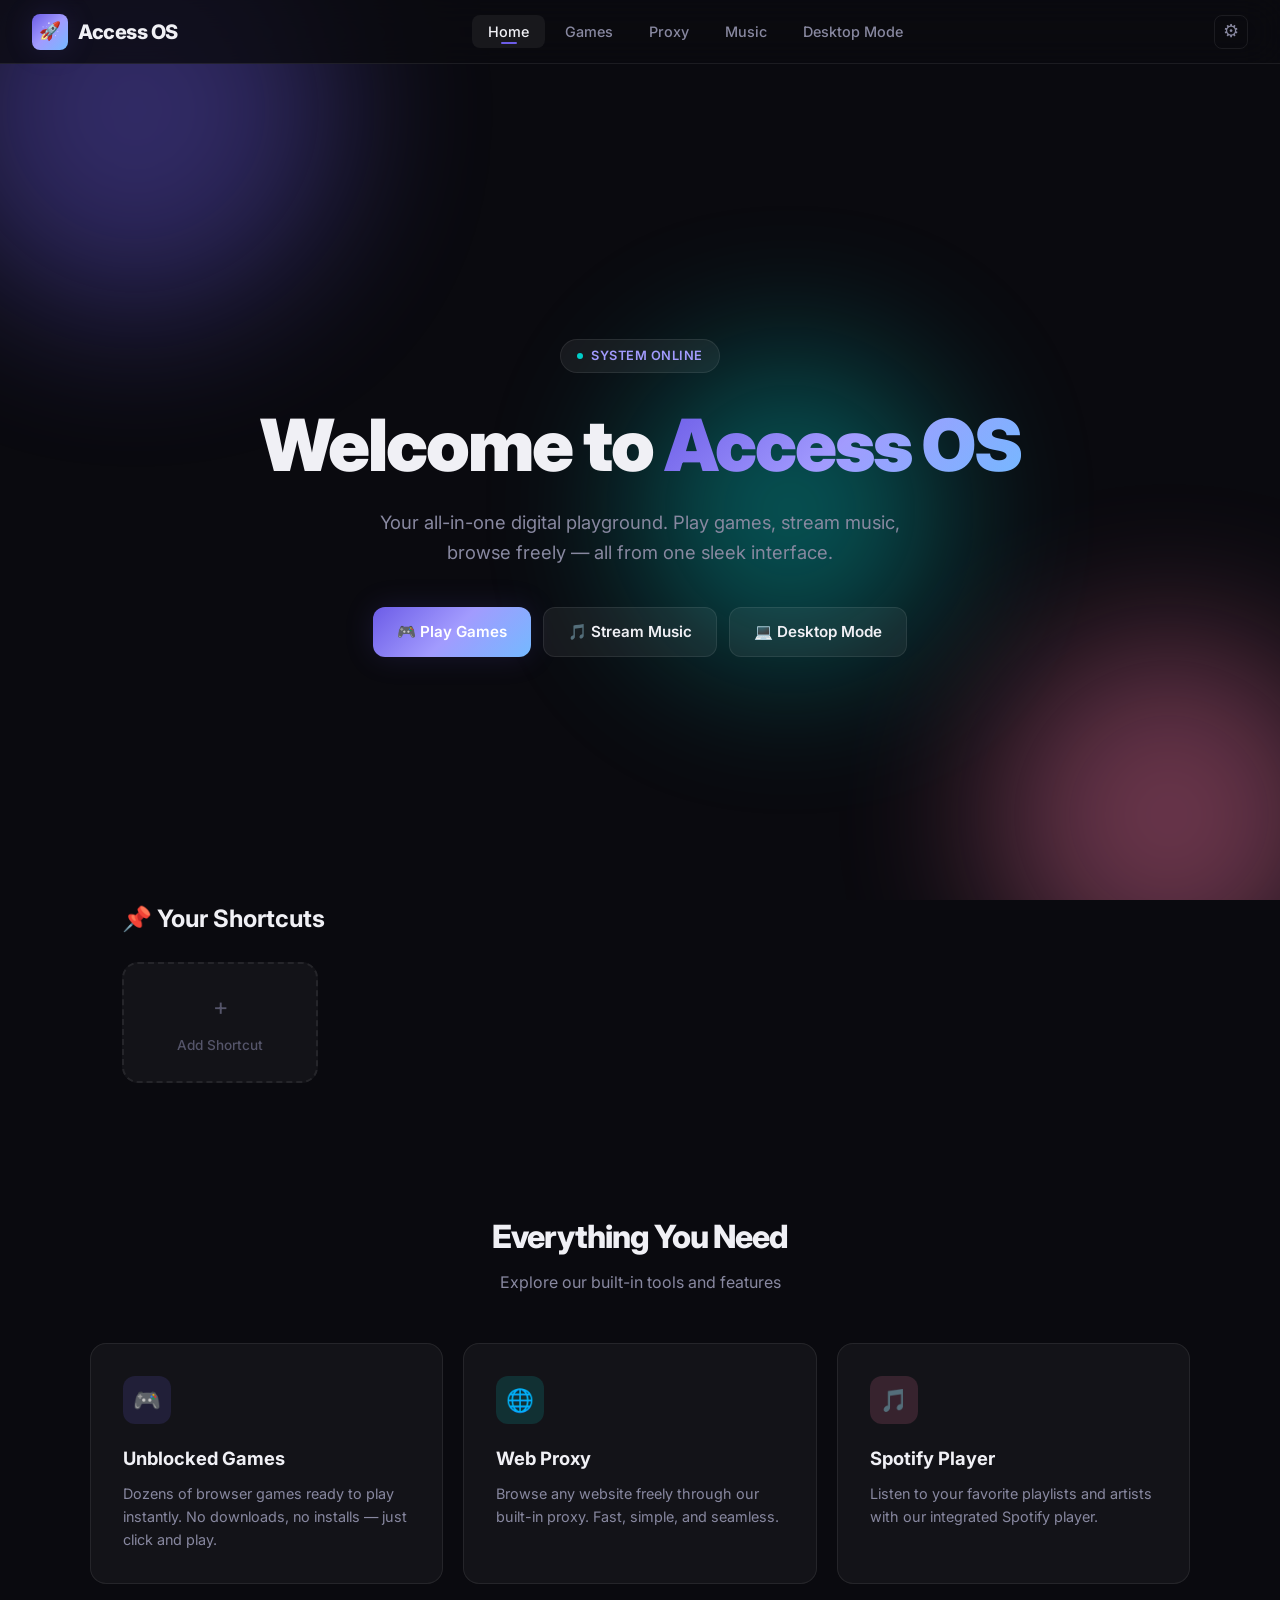
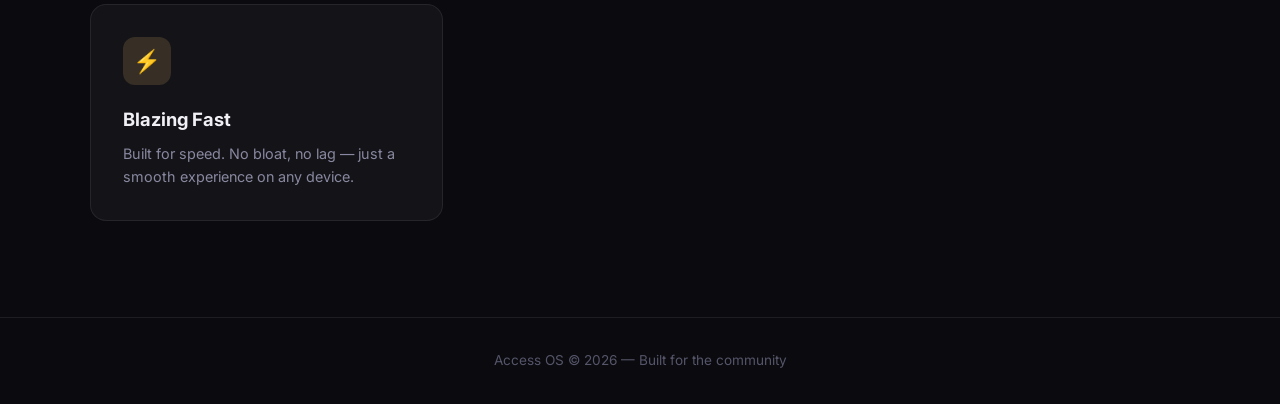
<file: index.html>
<!DOCTYPE html>
<html lang="en">
<head>
  <meta charset="UTF-8">
  <meta name="viewport" content="width=device-width, initial-scale=1.0">
  <title>Access OS — Your Digital Playground</title>
  <meta name="description" content="Access OS — Games, music, proxy, and more. Your all-in-one digital hub.">
  <link rel="stylesheet" href="css/style.css">
  <link rel="icon" href="data:image/svg+xml,<svg xmlns='http://www.w3.org/2000/svg' viewBox='0 0 100 100'><text y='.9em' font-size='90'>🚀</text></svg>">
</head>
<body>
  <!-- Background Effects -->
  <div class="bg-effects">
    <div class="orb"></div>
    <div class="orb"></div>
    <div class="orb"></div>
  </div>

  <!-- Navbar -->
  <nav class="navbar" id="navbar">
    <a href="index.html" class="logo">
      <div class="logo-icon">🚀</div>
      Access OS
    </a>
    <ul class="nav-links" id="navLinks">
      <li><a href="index.html" class="active">Home</a></li>
      <li><a href="games.html">Games</a></li>
      <li><a href="proxy.html">Proxy</a></li>
      <li><a href="music.html">Music</a></li>
      <li><a href="desktop.html">Desktop Mode</a></li>
    </ul>
    <div style="display:flex;align-items:center;gap:8px;">
      <button class="nav-settings-btn" id="settingsBtn" aria-label="Settings">⚙</button>
      <button class="mobile-toggle" id="mobileToggle" aria-label="Toggle menu">☰</button>
    </div>
  </nav>

  <!-- Settings Drawer -->
  <div class="settings-overlay" id="settingsOverlay"></div>
  <div class="settings-drawer" id="settingsDrawer">
    <div class="drawer-header">
      <h2>⚙ Settings</h2>
      <button class="drawer-close" id="settingsClose">&times;</button>
    </div>
    <div class="drawer-body">
      <div class="settings-section">
        <h3>Theme</h3>
        <div class="theme-grid">
          <button class="theme-swatch active" data-theme="default">
            <div class="swatch-colors">
              <span class="swatch-dot" style="background:#6c5ce7"></span>
              <span class="swatch-dot" style="background:#a29bfe"></span>
              <span class="swatch-dot" style="background:#74b9ff"></span>
            </div>
            Amethyst
          </button>
          <button class="theme-swatch" data-theme="ocean">
            <div class="swatch-colors">
              <span class="swatch-dot" style="background:#0984e3"></span>
              <span class="swatch-dot" style="background:#74b9ff"></span>
              <span class="swatch-dot" style="background:#00cec9"></span>
            </div>
            Ocean
          </button>
          <button class="theme-swatch" data-theme="sunset">
            <div class="swatch-colors">
              <span class="swatch-dot" style="background:#e17055"></span>
              <span class="swatch-dot" style="background:#fab1a0"></span>
              <span class="swatch-dot" style="background:#fdcb6e"></span>
            </div>
            Sunset
          </button>
          <button class="theme-swatch" data-theme="forest">
            <div class="swatch-colors">
              <span class="swatch-dot" style="background:#00b894"></span>
              <span class="swatch-dot" style="background:#55efc4"></span>
              <span class="swatch-dot" style="background:#81ecec"></span>
            </div>
            Forest
          </button>
          <button class="theme-swatch" data-theme="cherry">
            <div class="swatch-colors">
              <span class="swatch-dot" style="background:#d63031"></span>
              <span class="swatch-dot" style="background:#ff7675"></span>
              <span class="swatch-dot" style="background:#fd79a8"></span>
            </div>
            Cherry
          </button>
          <button class="theme-swatch" data-theme="midnight">
            <div class="swatch-colors">
              <span class="swatch-dot" style="background:#2d3436"></span>
              <span class="swatch-dot" style="background:#636e72"></span>
              <span class="swatch-dot" style="background:#b2bec3"></span>
            </div>
            Midnight
          </button>
        </div>
      </div>
    </div>
  </div>

  <!-- Main Content -->
  <main class="main-content">
    <!-- Hero Section -->
    <section class="hero" id="hero">
      <div class="hero-badge">
        <span class="dot"></span>
        System Online
      </div>
      <h1>Welcome to <span class="gradient-text">Access OS</span></h1>
      <p>Your all-in-one digital playground. Play games, stream music, browse freely — all from one sleek interface.</p>
      <div class="hero-actions">
        <a href="games.html" class="btn btn-primary">🎮 Play Games</a>
        <a href="music.html" class="btn btn-secondary">🎵 Stream Music</a>
        <a href="desktop.html" class="btn btn-secondary">💻 Desktop Mode</a>
      </div>
    </section>

    <!-- Custom Panel -->
    <section class="custom-panel-section" id="customPanel">
      <div class="custom-panel-header">
        <h2>📌 Your Shortcuts</h2>
      </div>
      <div class="panel-grid" id="panelGrid">
        <!-- Rendered by JS -->
      </div>
    </section>

    <!-- Features Section -->
    <section class="features-section" id="features">
      <div class="section-header">
        <h2>Everything You Need</h2>
        <p>Explore our built-in tools and features</p>
      </div>
      <div class="features-grid">
        <a href="games.html" class="feature-card">
          <div class="card-icon purple">🎮</div>
          <h3>Unblocked Games</h3>
          <p>Dozens of browser games ready to play instantly. No downloads, no installs — just click and play.</p>
        </a>
        <a href="proxy.html" class="feature-card">
          <div class="card-icon green">🌐</div>
          <h3>Web Proxy</h3>
          <p>Browse any website freely through our built-in proxy. Fast, simple, and seamless.</p>
        </a>
        <a href="music.html" class="feature-card">
          <div class="card-icon pink">🎵</div>
          <h3>Spotify Player</h3>
          <p>Listen to your favorite playlists and artists with our integrated Spotify player.</p>
        </a>
        <a href="#features" class="feature-card">
          <div class="card-icon orange">⚡</div>
          <h3>Blazing Fast</h3>
          <p>Built for speed. No bloat, no lag — just a smooth experience on any device.</p>
        </a>
      </div>
    </section>
  </main>

  <!-- Panel Add Modal -->
  <div class="panel-modal" id="panelModal">
    <div class="panel-modal-content">
      <h3>Add Shortcut</h3>
      <div class="panel-form-group">
        <label for="panelName">Name</label>
        <input type="text" id="panelName" placeholder="e.g. YouTube">
      </div>
      <div class="panel-form-group">
        <label for="panelUrl">URL</label>
        <input type="text" id="panelUrl" placeholder="e.g. https://youtube.com">
      </div>
      <div class="panel-form-group">
        <label>Icon</label>
        <div class="emoji-picker-row">
          <button class="selected">🔗</button>
          <button>🌐</button>
          <button>📺</button>
          <button>📱</button>
          <button>💬</button>
          <button>📧</button>
          <button>📁</button>
          <button>🎮</button>
          <button>🎵</button>
          <button>📷</button>
          <button>🛒</button>
          <button>📚</button>
          <button>⭐</button>
          <button>🔥</button>
          <button>💡</button>
        </div>
      </div>
      <div class="panel-modal-actions">
        <button class="btn btn-secondary" id="panelCancel">Cancel</button>
        <button class="btn btn-primary" id="panelSave">Add Shortcut</button>
      </div>
    </div>
  </div>

  <!-- Footer -->
  <footer class="footer">
    <p>Access OS &copy; 2026 — Built for the community</p>
  </footer>

  <script src="js/script.js"></script>
</body>
</html>
</file>
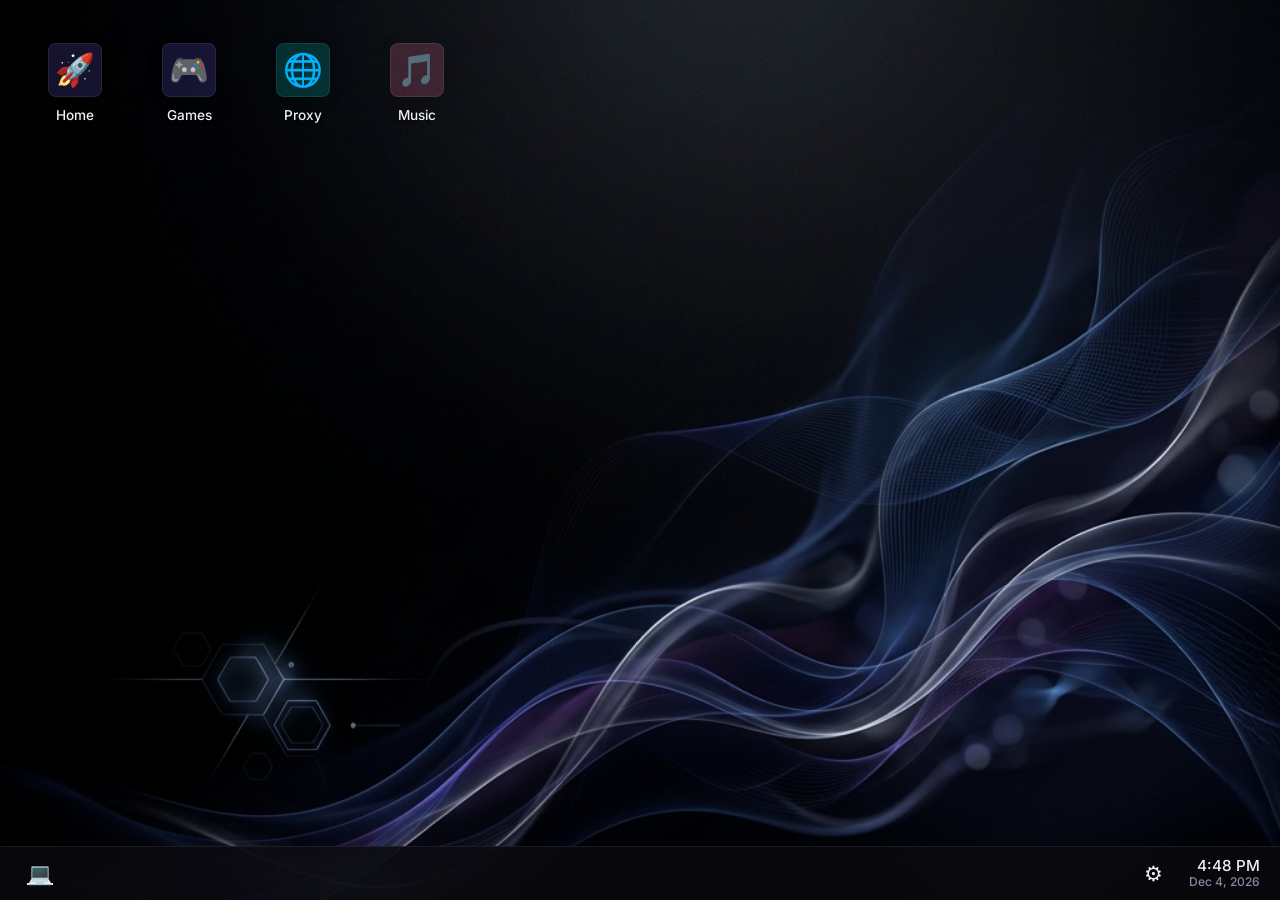
<file: desktop.html>
<!DOCTYPE html>
<html lang="en">

<head>
  <meta charset="UTF-8">
  <meta name="viewport" content="width=device-width, initial-scale=1.0">
  <title>Desktop — Access OS</title>
  <meta name="description" content="Access OS Desktop Environment.">
  <link rel="stylesheet" href="css/style.css">
  <link rel="icon"
    href="data:image/svg+xml,<svg xmlns='http://www.w3.org/2000/svg' viewBox='0 0 100 100'><text y='.9em' font-size='90'>💻</text></svg>">
</head>

<body>
  <!-- Background Image -->
  <div class="bg-effects" id="bgEffects"
    style="background: url('img/black_wallpaper.png') center/cover no-repeat; opacity: 1;">
  </div>

  <!-- Settings Drawer for changing Animated Background Themes -->
  <div class="settings-overlay" id="settingsOverlay"></div>
  <div class="settings-drawer" id="settingsDrawer">
    <div class="drawer-header">
      <h2>⚙ Settings</h2>
      <button class="drawer-close" id="settingsClose">&times;</button>
    </div>
    <div class="drawer-body">
      <div class="settings-section">
        <h3>Background Theme</h3>
        <p style="color: var(--text-secondary); font-size: 0.85rem; margin-bottom: 1rem;">Change your animated
          background colors.</p>
        <div class="theme-grid">
          <button class="theme-swatch active" data-theme="default">
            <div class="swatch-colors">
              <span class="swatch-dot" style="background:#6c5ce7"></span>
              <span class="swatch-dot" style="background:#a29bfe"></span>
              <span class="swatch-dot" style="background:#74b9ff"></span>
            </div>
            Amethyst
          </button>
          <button class="theme-swatch" data-theme="ocean">
            <div class="swatch-colors">
              <span class="swatch-dot" style="background:#0984e3"></span>
              <span class="swatch-dot" style="background:#74b9ff"></span>
              <span class="swatch-dot" style="background:#00cec9"></span>
            </div>
            Ocean
          </button>
          <button class="theme-swatch" data-theme="sunset">
            <div class="swatch-colors">
              <span class="swatch-dot" style="background:#e17055"></span>
              <span class="swatch-dot" style="background:#fab1a0"></span>
              <span class="swatch-dot" style="background:#fdcb6e"></span>
            </div>
            Sunset
          </button>
          <button class="theme-swatch" data-theme="forest">
            <div class="swatch-colors">
              <span class="swatch-dot" style="background:#00b894"></span>
              <span class="swatch-dot" style="background:#55efc4"></span>
              <span class="swatch-dot" style="background:#81ecec"></span>
            </div>
            Forest
          </button>
          <button class="theme-swatch" data-theme="cherry">
            <div class="swatch-colors">
              <span class="swatch-dot" style="background:#d63031"></span>
              <span class="swatch-dot" style="background:#ff7675"></span>
              <span class="swatch-dot" style="background:#fd79a8"></span>
            </div>
            Cherry
          </button>
          <button class="theme-swatch" data-theme="midnight">
            <div class="swatch-colors">
              <span class="swatch-dot" style="background:#2d3436"></span>
              <span class="swatch-dot" style="background:#636e72"></span>
              <span class="swatch-dot" style="background:#b2bec3"></span>
            </div>
            Midnight
          </button>
        </div>
      </div>

      <!-- Custom Wallpaper Section -->
      <div class="settings-section" style="margin-top: 2rem;">
        <h3>Custom Wallpaper</h3>
        <p style="color: var(--text-secondary); font-size: 0.85rem; margin-bottom: 1rem;">Upload an image from your
          computer to use as the background.</p>
        <label for="wallpaperUpload" class="btn btn-secondary"
          style="width: 100%; display: flex; justify-content: center; cursor: pointer; text-align: center;">
          📸 Choose Image
        </label>
        <input type="file" id="wallpaperUpload" accept="image/*" style="display: none;">
        <button id="resetWallpaper" class="btn btn-secondary"
          style="width: 100%; display: flex; justify-content: center; margin-top: 10px;">
          🔄 Reset Default
        </button>
      </div>
    </div>
  </div>

  <!-- Desktop Environment -->
  <div class="desktop-wrapper">
    <!-- Desktop Icons Area -->
    <div class="desktop-grid">
      <a href="index.html" class="desktop-icon">
        <div class="icon-img blue">🚀</div>
        <div class="icon-text">Home</div>
      </a>
      <a href="#" class="desktop-icon" onclick="openApp('Games', 'games.html', '🎮'); return false;">
        <div class="icon-img blue">🎮</div>
        <div class="icon-text">Games</div>
      </a>
      <a href="#" class="desktop-icon" onclick="openApp('Proxy', 'proxy.html', '🌐'); return false;">
        <div class="icon-img green">🌐</div>
        <div class="icon-text">Proxy</div>
      </a>
      <a href="#" class="desktop-icon" onclick="openApp('Music', 'music.html', '🎵'); return false;">
        <div class="icon-img pink">🎵</div>
        <div class="icon-text">Music</div>
      </a>
    </div>

    <!-- Window Container -->
    <div id="windowContainer"></div>

    <!-- Taskbar -->
    <div class="desktop-taskbar">
      <div class="taskbar-left">
        <a href="index.html" class="taskbar-btn" title="Start / Home">💻</a>
      </div>
      <div class="taskbar-right">
        <button class="taskbar-btn" id="settingsBtn" title="Theme Settings">⚙</button>
        <div class="taskbar-clock" id="taskbarClock">
          <!-- Populated by JS -->
        </div>
      </div>
    </div>
  </div>

  <script src="js/script.js"></script>
</body>

</html>
</file>
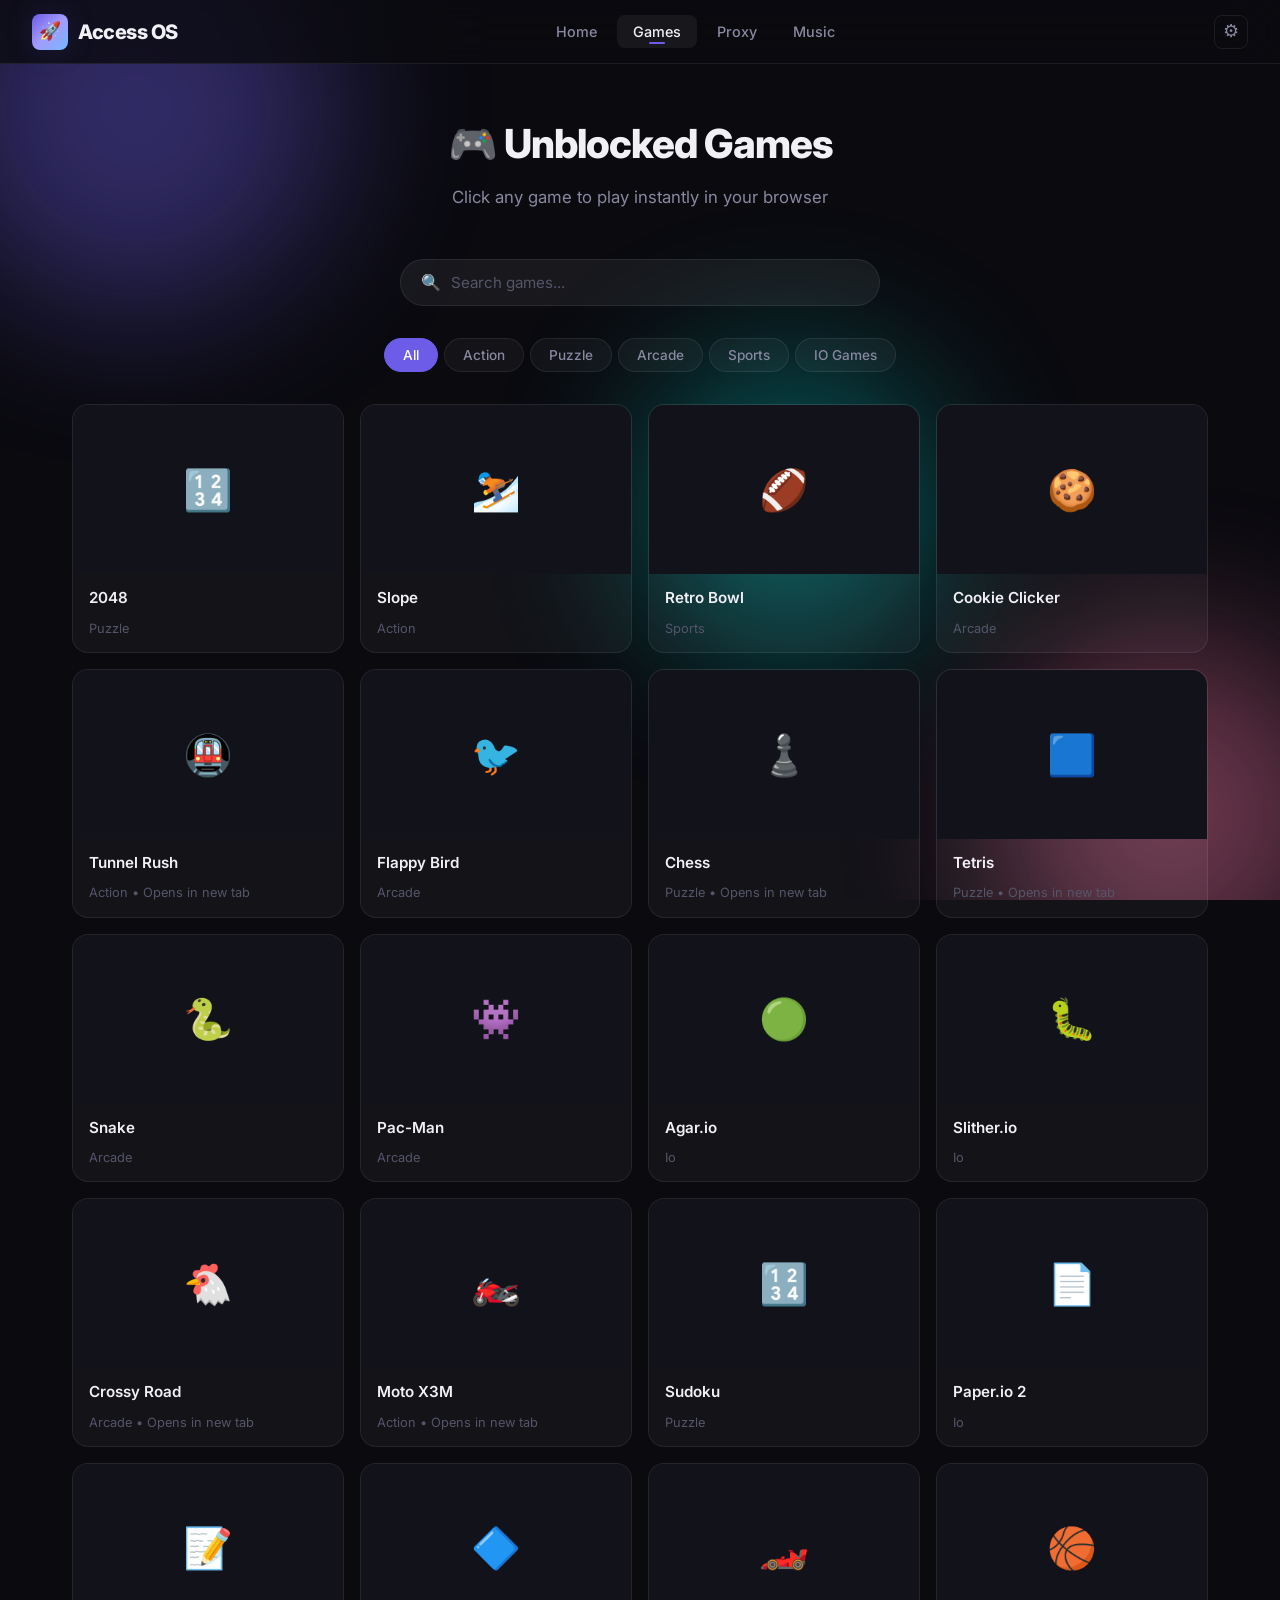
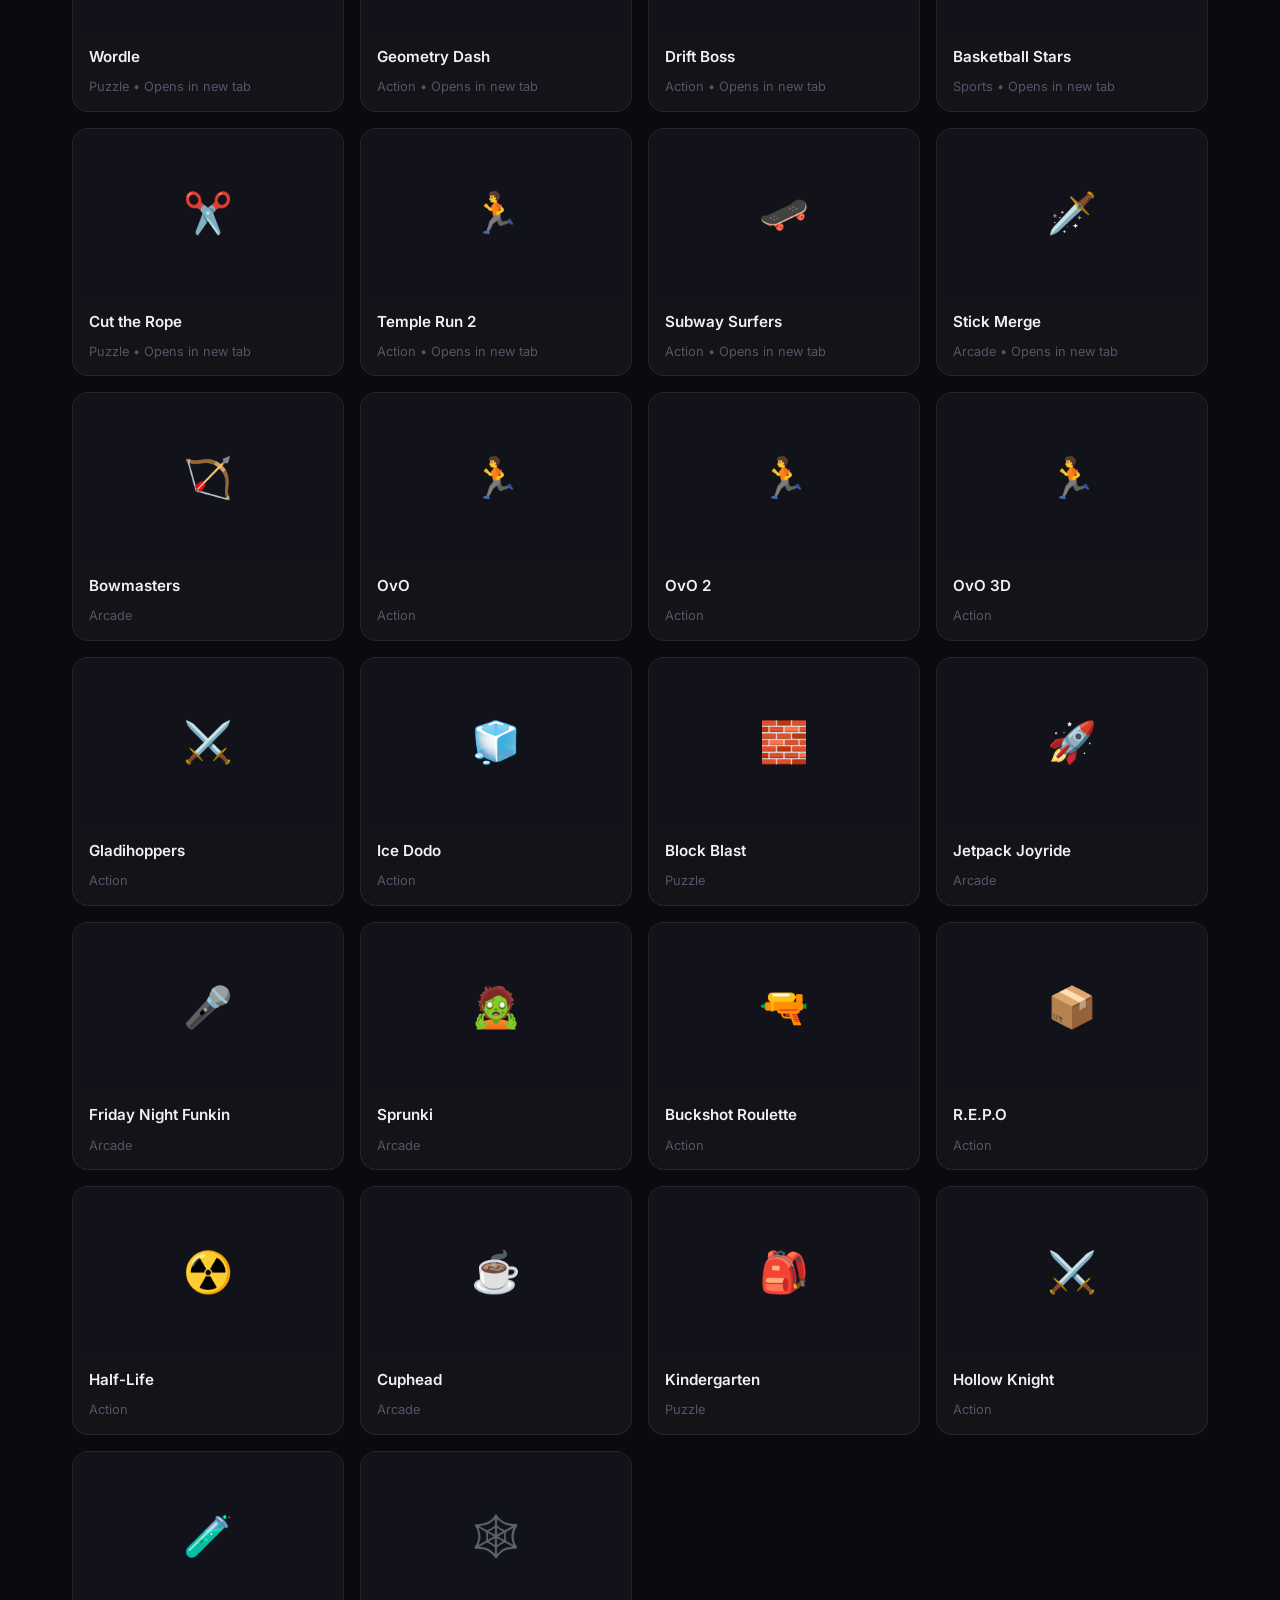
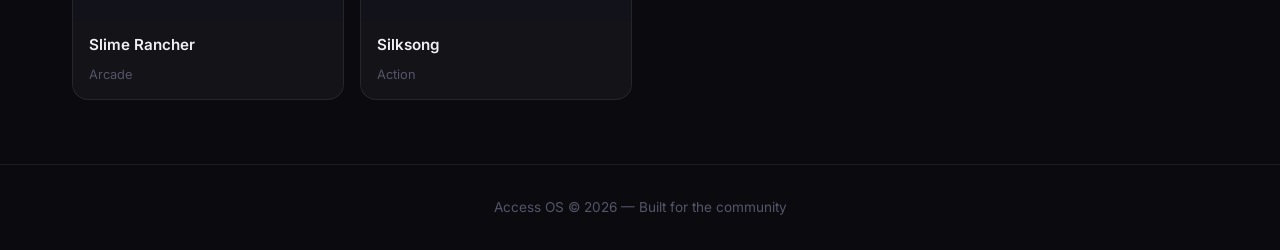
<file: games.html>
<!DOCTYPE html>
<html lang="en">
<head>
  <meta charset="UTF-8">
  <meta name="viewport" content="width=device-width, initial-scale=1.0">
  <title>Games — Access OS</title>
  <meta name="description" content="Play unblocked games instantly in your browser. No downloads required.">
  <link rel="stylesheet" href="css/style.css">
  <link rel="icon" href="data:image/svg+xml,<svg xmlns='http://www.w3.org/2000/svg' viewBox='0 0 100 100'><text y='.9em' font-size='90'>🚀</text></svg>">
</head>
<body>
  <div class="bg-effects">
    <div class="orb"></div>
    <div class="orb"></div>
    <div class="orb"></div>
  </div>

  <nav class="navbar">
    <a href="index.html" class="logo">
      <div class="logo-icon">🚀</div>
      Access OS
    </a>
    <ul class="nav-links" id="navLinks">
      <li><a href="index.html">Home</a></li>
      <li><a href="games.html" class="active">Games</a></li>
      <li><a href="proxy.html">Proxy</a></li>
      <li><a href="music.html">Music</a></li>
    </ul>
    <div style="display:flex;align-items:center;gap:8px;">
      <button class="nav-settings-btn" id="settingsBtn" aria-label="Settings">⚙</button>
      <button class="mobile-toggle" id="mobileToggle" aria-label="Toggle menu">☰</button>
    </div>
  </nav>

  <!-- Settings Drawer -->
  <div class="settings-overlay" id="settingsOverlay"></div>
  <div class="settings-drawer" id="settingsDrawer">
    <div class="drawer-header">
      <h2>⚙ Settings</h2>
      <button class="drawer-close" id="settingsClose">&times;</button>
    </div>
    <div class="drawer-body">
      <div class="settings-section">
        <h3>Theme</h3>
        <div class="theme-grid">
          <button class="theme-swatch active" data-theme="default"><div class="swatch-colors"><span class="swatch-dot" style="background:#6c5ce7"></span><span class="swatch-dot" style="background:#a29bfe"></span><span class="swatch-dot" style="background:#74b9ff"></span></div>Amethyst</button>
          <button class="theme-swatch" data-theme="ocean"><div class="swatch-colors"><span class="swatch-dot" style="background:#0984e3"></span><span class="swatch-dot" style="background:#74b9ff"></span><span class="swatch-dot" style="background:#00cec9"></span></div>Ocean</button>
          <button class="theme-swatch" data-theme="sunset"><div class="swatch-colors"><span class="swatch-dot" style="background:#e17055"></span><span class="swatch-dot" style="background:#fab1a0"></span><span class="swatch-dot" style="background:#fdcb6e"></span></div>Sunset</button>
          <button class="theme-swatch" data-theme="forest"><div class="swatch-colors"><span class="swatch-dot" style="background:#00b894"></span><span class="swatch-dot" style="background:#55efc4"></span><span class="swatch-dot" style="background:#81ecec"></span></div>Forest</button>
          <button class="theme-swatch" data-theme="cherry"><div class="swatch-colors"><span class="swatch-dot" style="background:#d63031"></span><span class="swatch-dot" style="background:#ff7675"></span><span class="swatch-dot" style="background:#fd79a8"></span></div>Cherry</button>
          <button class="theme-swatch" data-theme="midnight"><div class="swatch-colors"><span class="swatch-dot" style="background:#2d3436"></span><span class="swatch-dot" style="background:#636e72"></span><span class="swatch-dot" style="background:#b2bec3"></span></div>Midnight</button>
        </div>
      </div>
    </div>
  </div>

  <main class="main-content">
    <div class="page-header">
      <h1>🎮 Unblocked Games</h1>
      <p>Click any game to play instantly in your browser</p>
    </div>

    <div class="games-container">
      <div class="games-search">
        <div class="search-box">
          <span class="search-icon">🔍</span>
          <input type="text" id="gameSearch" placeholder="Search games...">
        </div>
      </div>

      <div class="category-tabs">
        <button class="category-tab active" data-cat="all">All</button>
        <button class="category-tab" data-cat="action">Action</button>
        <button class="category-tab" data-cat="puzzle">Puzzle</button>
        <button class="category-tab" data-cat="arcade">Arcade</button>
        <button class="category-tab" data-cat="sports">Sports</button>
        <button class="category-tab" data-cat="io">IO Games</button>
      </div>

      <div class="games-grid" id="gamesGrid"></div>
    </div>
  </main>

  <div class="game-modal" id="gameModal">
    <div class="modal-content">
      <div class="modal-header">
        <h3 id="modalTitle">Game</h3>
        <div style="display:flex;gap:8px;align-items:center;">
          <button class="fullscreen-btn" id="fullscreenBtn">⛶ Fullscreen</button>
          <button class="modal-close" id="modalClose">&times;</button>
        </div>
      </div>
      <iframe id="gameFrame" src="" allowfullscreen></iframe>
    </div>
  </div>

  <footer class="footer">
    <p>Access OS &copy; 2026 — Built for the community</p>
  </footer>

  <script src="js/script.js"></script>
  <script src="js/games.js"></script>
</body>
</html>
</file>
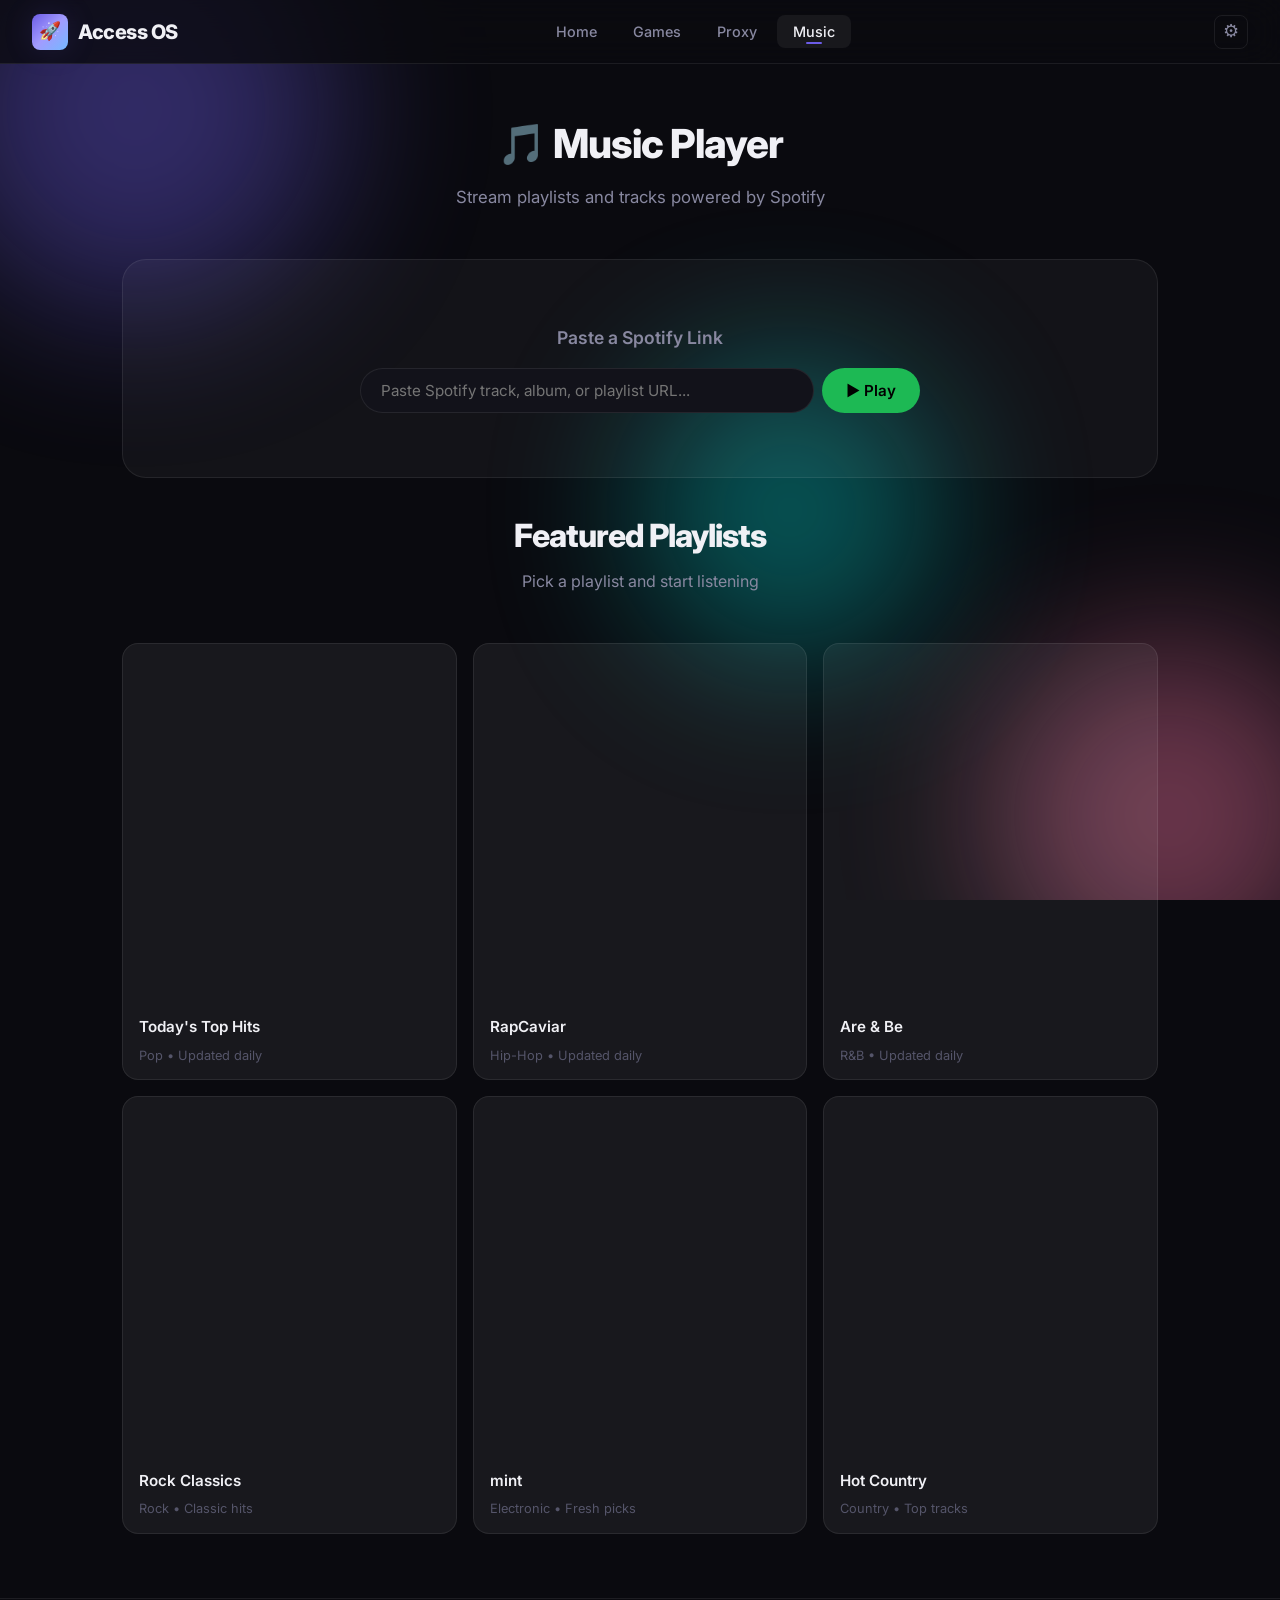
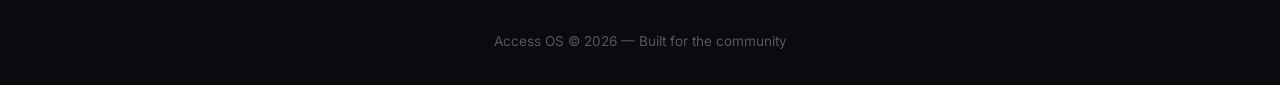
<file: music.html>
<!DOCTYPE html>
<html lang="en">
<head>
  <meta charset="UTF-8">
  <meta name="viewport" content="width=device-width, initial-scale=1.0">
  <title>Music — Access OS</title>
  <meta name="description" content="Stream music with Access OS built-in Spotify player.">
  <link rel="stylesheet" href="css/style.css">
  <link rel="icon" href="data:image/svg+xml,<svg xmlns='http://www.w3.org/2000/svg' viewBox='0 0 100 100'><text y='.9em' font-size='90'>🚀</text></svg>">
</head>
<body>
  <div class="bg-effects">
    <div class="orb"></div>
    <div class="orb"></div>
    <div class="orb"></div>
  </div>

  <nav class="navbar">
    <a href="index.html" class="logo">
      <div class="logo-icon">🚀</div>
      Access OS
    </a>
    <ul class="nav-links" id="navLinks">
      <li><a href="index.html">Home</a></li>
      <li><a href="games.html">Games</a></li>
      <li><a href="proxy.html">Proxy</a></li>
      <li><a href="music.html" class="active">Music</a></li>
    </ul>
    <div style="display:flex;align-items:center;gap:8px;">
      <button class="nav-settings-btn" id="settingsBtn" aria-label="Settings">⚙</button>
      <button class="mobile-toggle" id="mobileToggle" aria-label="Toggle menu">☰</button>
    </div>
  </nav>

  <div class="settings-overlay" id="settingsOverlay"></div>
  <div class="settings-drawer" id="settingsDrawer">
    <div class="drawer-header">
      <h2>⚙ Settings</h2>
      <button class="drawer-close" id="settingsClose">&times;</button>
    </div>
    <div class="drawer-body">
      <div class="settings-section">
        <h3>Theme</h3>
        <div class="theme-grid">
          <button class="theme-swatch active" data-theme="default"><div class="swatch-colors"><span class="swatch-dot" style="background:#6c5ce7"></span><span class="swatch-dot" style="background:#a29bfe"></span><span class="swatch-dot" style="background:#74b9ff"></span></div>Amethyst</button>
          <button class="theme-swatch" data-theme="ocean"><div class="swatch-colors"><span class="swatch-dot" style="background:#0984e3"></span><span class="swatch-dot" style="background:#74b9ff"></span><span class="swatch-dot" style="background:#00cec9"></span></div>Ocean</button>
          <button class="theme-swatch" data-theme="sunset"><div class="swatch-colors"><span class="swatch-dot" style="background:#e17055"></span><span class="swatch-dot" style="background:#fab1a0"></span><span class="swatch-dot" style="background:#fdcb6e"></span></div>Sunset</button>
          <button class="theme-swatch" data-theme="forest"><div class="swatch-colors"><span class="swatch-dot" style="background:#00b894"></span><span class="swatch-dot" style="background:#55efc4"></span><span class="swatch-dot" style="background:#81ecec"></span></div>Forest</button>
          <button class="theme-swatch" data-theme="cherry"><div class="swatch-colors"><span class="swatch-dot" style="background:#d63031"></span><span class="swatch-dot" style="background:#ff7675"></span><span class="swatch-dot" style="background:#fd79a8"></span></div>Cherry</button>
          <button class="theme-swatch" data-theme="midnight"><div class="swatch-colors"><span class="swatch-dot" style="background:#2d3436"></span><span class="swatch-dot" style="background:#636e72"></span><span class="swatch-dot" style="background:#b2bec3"></span></div>Midnight</button>
        </div>
      </div>
    </div>
  </div>

  <main class="main-content">
    <div class="page-header">
      <h1>🎵 Music Player</h1>
      <p>Stream playlists and tracks powered by Spotify</p>
    </div>

    <div class="music-container">
      <div class="music-player-wrapper">
        <div class="custom-embed-section">
          <h3>Paste a Spotify Link</h3>
          <div class="spotify-search">
            <input type="text" id="spotifyInput" placeholder="Paste Spotify track, album, or playlist URL...">
            <button class="btn" id="spotifyLoad">▶ Play</button>
          </div>
          <div id="customPlayer" style="max-width:660px;margin:0 auto;"></div>
        </div>
      </div>

      <div class="section-header" style="margin-top:1rem;">
        <h2>Featured Playlists</h2>
        <p>Pick a playlist and start listening</p>
      </div>

      <div class="playlists-grid" id="playlistsGrid">
        <div class="playlist-card">
          <div class="embed-wrapper">
            <iframe src="https://open.spotify.com/embed/playlist/37i9dQZF1DXcBWIGoYBM5M?utm_source=generator&theme=0" height="352" allowfullscreen allow="autoplay; clipboard-write; encrypted-media; fullscreen; picture-in-picture" loading="lazy"></iframe>
          </div>
          <div class="playlist-info"><h3>Today's Top Hits</h3><span>Pop • Updated daily</span></div>
        </div>
        <div class="playlist-card">
          <div class="embed-wrapper">
            <iframe src="https://open.spotify.com/embed/playlist/37i9dQZF1DX0XUsuxWHRQd?utm_source=generator&theme=0" height="352" allowfullscreen allow="autoplay; clipboard-write; encrypted-media; fullscreen; picture-in-picture" loading="lazy"></iframe>
          </div>
          <div class="playlist-info"><h3>RapCaviar</h3><span>Hip-Hop • Updated daily</span></div>
        </div>
        <div class="playlist-card">
          <div class="embed-wrapper">
            <iframe src="https://open.spotify.com/embed/playlist/37i9dQZF1DX4SBhb3fqCJd?utm_source=generator&theme=0" height="352" allowfullscreen allow="autoplay; clipboard-write; encrypted-media; fullscreen; picture-in-picture" loading="lazy"></iframe>
          </div>
          <div class="playlist-info"><h3>Are & Be</h3><span>R&B • Updated daily</span></div>
        </div>
        <div class="playlist-card">
          <div class="embed-wrapper">
            <iframe src="https://open.spotify.com/embed/playlist/37i9dQZF1DWXRqgorJj26U?utm_source=generator&theme=0" height="352" allowfullscreen allow="autoplay; clipboard-write; encrypted-media; fullscreen; picture-in-picture" loading="lazy"></iframe>
          </div>
          <div class="playlist-info"><h3>Rock Classics</h3><span>Rock • Classic hits</span></div>
        </div>
        <div class="playlist-card">
          <div class="embed-wrapper">
            <iframe src="https://open.spotify.com/embed/playlist/37i9dQZF1DX4dyzvuaRJ0n?utm_source=generator&theme=0" height="352" allowfullscreen allow="autoplay; clipboard-write; encrypted-media; fullscreen; picture-in-picture" loading="lazy"></iframe>
          </div>
          <div class="playlist-info"><h3>mint</h3><span>Electronic • Fresh picks</span></div>
        </div>
        <div class="playlist-card">
          <div class="embed-wrapper">
            <iframe src="https://open.spotify.com/embed/playlist/37i9dQZF1DX1lVhptIYRda?utm_source=generator&theme=0" height="352" allowfullscreen allow="autoplay; clipboard-write; encrypted-media; fullscreen; picture-in-picture" loading="lazy"></iframe>
          </div>
          <div class="playlist-info"><h3>Hot Country</h3><span>Country • Top tracks</span></div>
        </div>
      </div>
    </div>
  </main>

  <footer class="footer">
    <p>Access OS &copy; 2026 — Built for the community</p>
  </footer>

  <script src="js/script.js"></script>
  <script>
    const spotifyInput = document.getElementById('spotifyInput');
    const spotifyLoad = document.getElementById('spotifyLoad');
    const customPlayer = document.getElementById('customPlayer');

    function parseSpotifyUrl(url) {
      const match = url.match(/open\.spotify\.com\/(track|album|playlist|artist)\/([a-zA-Z0-9]+)/);
      if (match) return { type: match[1], id: match[2] };
      const uriMatch = url.match(/spotify:(track|album|playlist|artist):([a-zA-Z0-9]+)/);
      if (uriMatch) return { type: uriMatch[1], id: uriMatch[2] };
      return null;
    }

    function loadSpotify() {
      const url = spotifyInput.value.trim();
      if (!url) return;
      const parsed = parseSpotifyUrl(url);
      if (parsed) {
        const embedUrl = `https://open.spotify.com/embed/${parsed.type}/${parsed.id}?utm_source=generator&theme=0`;
        customPlayer.innerHTML = `<iframe style="border-radius:12px;width:100%;margin-top:1rem;" src="${embedUrl}" height="352" frameborder="0" allowfullscreen allow="autoplay; clipboard-write; encrypted-media; fullscreen; picture-in-picture" loading="lazy"></iframe>`;
      } else {
        customPlayer.innerHTML = `<p style="color:var(--accent-pink);text-align:center;margin-top:1rem;">Invalid Spotify URL. Please paste a valid Spotify link.</p>`;
      }
    }

    spotifyLoad.addEventListener('click', loadSpotify);
    spotifyInput.addEventListener('keydown', (e) => { if (e.key === 'Enter') loadSpotify(); });
  </script>
</body>
</html>
</file>
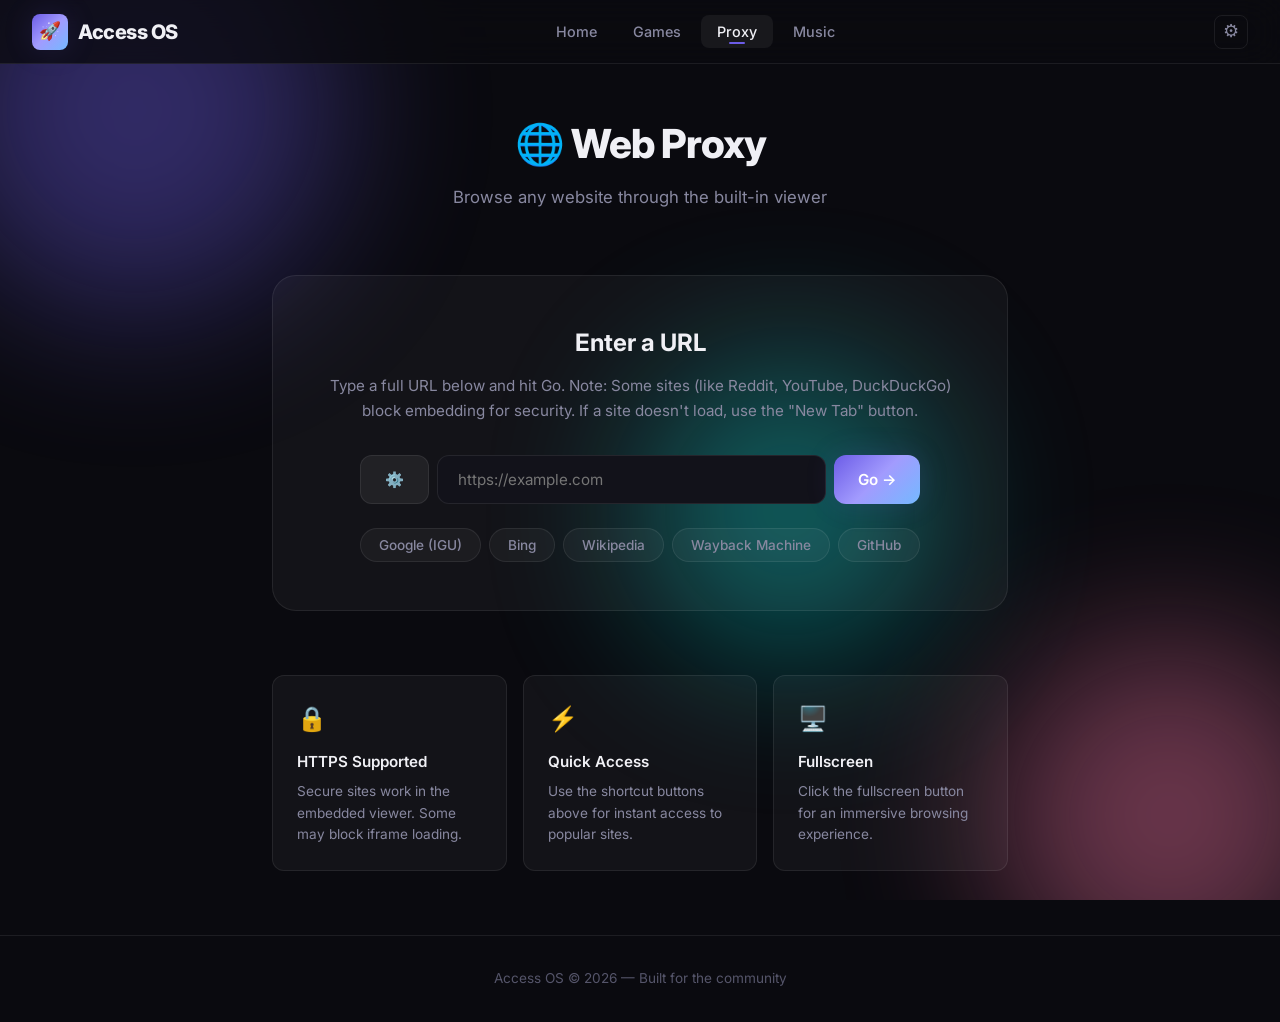
<file: proxy.html>
<!DOCTYPE html>
<html lang="en">
<head>
  <meta charset="UTF-8">
  <meta name="viewport" content="width=device-width, initial-scale=1.0">
  <title>Proxy — Access OS</title>
  <meta name="description" content="Browse freely with Access OS built-in web proxy.">
  <link rel="stylesheet" href="css/style.css">
  <link rel="icon" href="data:image/svg+xml,<svg xmlns='http://www.w3.org/2000/svg' viewBox='0 0 100 100'><text y='.9em' font-size='90'>🚀</text></svg>">
</head>
<body>
  <div class="bg-effects">
    <div class="orb"></div>
    <div class="orb"></div>
    <div class="orb"></div>
  </div>

  <nav class="navbar">
    <a href="index.html" class="logo">
      <div class="logo-icon">🚀</div>
      Access OS
    </a>
    <ul class="nav-links" id="navLinks">
      <li><a href="index.html">Home</a></li>
      <li><a href="games.html">Games</a></li>
      <li><a href="proxy.html" class="active">Proxy</a></li>
      <li><a href="music.html">Music</a></li>
    </ul>
    <div style="display:flex;align-items:center;gap:8px;">
      <button class="nav-settings-btn" id="settingsBtn" aria-label="Settings">⚙</button>
      <button class="mobile-toggle" id="mobileToggle" aria-label="Toggle menu">☰</button>
    </div>
  </nav>

  <div class="settings-overlay" id="settingsOverlay"></div>
  <div class="settings-drawer" id="settingsDrawer">
    <div class="drawer-header">
      <h2>⚙ Settings</h2>
      <button class="drawer-close" id="settingsClose">&times;</button>
    </div>
    <div class="drawer-body">
      <div class="settings-section">
        <h3>Theme</h3>
        <div class="theme-grid">
          <button class="theme-swatch active" data-theme="default"><div class="swatch-colors"><span class="swatch-dot" style="background:#6c5ce7"></span><span class="swatch-dot" style="background:#a29bfe"></span><span class="swatch-dot" style="background:#74b9ff"></span></div>Amethyst</button>
          <button class="theme-swatch" data-theme="ocean"><div class="swatch-colors"><span class="swatch-dot" style="background:#0984e3"></span><span class="swatch-dot" style="background:#74b9ff"></span><span class="swatch-dot" style="background:#00cec9"></span></div>Ocean</button>
          <button class="theme-swatch" data-theme="sunset"><div class="swatch-colors"><span class="swatch-dot" style="background:#e17055"></span><span class="swatch-dot" style="background:#fab1a0"></span><span class="swatch-dot" style="background:#fdcb6e"></span></div>Sunset</button>
          <button class="theme-swatch" data-theme="forest"><div class="swatch-colors"><span class="swatch-dot" style="background:#00b894"></span><span class="swatch-dot" style="background:#55efc4"></span><span class="swatch-dot" style="background:#81ecec"></span></div>Forest</button>
          <button class="theme-swatch" data-theme="cherry"><div class="swatch-colors"><span class="swatch-dot" style="background:#d63031"></span><span class="swatch-dot" style="background:#ff7675"></span><span class="swatch-dot" style="background:#fd79a8"></span></div>Cherry</button>
          <button class="theme-swatch" data-theme="midnight"><div class="swatch-colors"><span class="swatch-dot" style="background:#2d3436"></span><span class="swatch-dot" style="background:#636e72"></span><span class="swatch-dot" style="background:#b2bec3"></span></div>Midnight</button>
        </div>
      </div>
    </div>
  </div>

  <main class="main-content">
    <div class="page-header">
      <h1>🌐 Web Proxy</h1>
      <p>Browse any website through the built-in viewer</p>
    </div>

    <div class="proxy-container">
      <div class="proxy-box">
        <h2>Enter a URL</h2>
        <p>Type a full URL below and hit Go. Note: Some sites (like Reddit, YouTube, DuckDuckGo) block embedding for security. If a site doesn't load, use the "New Tab" button.</p>
        <div class="proxy-input-group">
          <button class="btn btn-secondary" id="proxySettingsBtn" title="Proxy Engine Settings">⚙️</button>
          <input type="text" id="proxyUrl" placeholder="https://example.com" autocomplete="off">
          <button class="btn btn-primary" id="proxyGo">Go →</button>
        </div>

        <div id="proxySettingsPanel" style="display: none; background: var(--bg-secondary); border: 1px solid var(--border-glass); border-radius: var(--radius-md); padding: 1rem; margin-bottom: 1rem; text-align: left; max-width: 560px; margin-left: auto; margin-right: auto;">
          <h3 style="font-size: 1rem; margin-bottom: 0.5rem;">Proxy Engine</h3>
          <select id="proxyEngineSelect" style="width: 100%; padding: 10px; border-radius: var(--radius-sm); background: var(--bg-primary); color: var(--text-primary); border: 1px solid var(--border-glass); font-family: inherit; font-size: 0.95rem;">
            <option value="direct">Direct Iframe (Default)</option>
            <option value="scramjet">Scramjet</option>
            <option value="ethereal">Ethereal</option>
            <option value="ultraviolet">Ultraviolet</option>
          </select>
          <p style="font-size: 0.8rem; color: var(--text-muted); margin-top: 0.5rem;">Select the backend engine used to route your web requests. Changing this can help bypass strict blockers.</p>
        </div>
        <div class="proxy-fallback" id="proxyFallback" style="display:none;margin-top:1rem;text-align:center;">
          <p style="color:var(--accent-pink);font-size:0.9rem;margin-bottom:0.5rem;">⚠️ Site refused to connect? It might block embedding.</p>
          <a href="#" id="openNewTab" target="_blank" class="btn btn-secondary">Open in New Tab ↗</a>
        </div>
        <div style="display:flex;gap:8px;justify-content:center;flex-wrap:wrap;margin-top:1.5rem;">
          <button class="category-tab" onclick="loadProxy('https://www.google.com/webhp?igu=1')">Google (IGU)</button>
          <button class="category-tab" onclick="loadProxy('https://www.bing.com')">Bing</button>
          <button class="category-tab" onclick="loadProxy('https://www.wikipedia.org')">Wikipedia</button>
          <button class="category-tab" onclick="loadProxy('https://archive.org')">Wayback Machine</button>
          <button class="category-tab" onclick="loadProxy('https://github.com')">GitHub</button>
        </div>
      </div>

      <div class="proxy-frame-wrapper" id="proxyFrame">
        <div class="proxy-frame-bar">
          <div class="dots">
            <span></span><span></span><span></span>
          </div>
          <div class="url-display" id="urlDisplay">about:blank</div>
          <button class="fullscreen-btn" id="proxyFullscreen">⛶ Fullscreen</button>
        </div>
        <iframe id="proxyIframe" src="" sandbox="allow-same-origin allow-scripts allow-forms allow-popups" referrerpolicy="no-referrer"></iframe>
      </div>
    </div>

    <div class="proxy-tips">
      <div class="tip-card">
        <div class="tip-icon">🔒</div>
        <h3>HTTPS Supported</h3>
        <p>Secure sites work in the embedded viewer. Some may block iframe loading.</p>
      </div>
      <div class="tip-card">
        <div class="tip-icon">⚡</div>
        <h3>Quick Access</h3>
        <p>Use the shortcut buttons above for instant access to popular sites.</p>
      </div>
      <div class="tip-card">
        <div class="tip-icon">🖥️</div>
        <h3>Fullscreen</h3>
        <p>Click the fullscreen button for an immersive browsing experience.</p>
      </div>
    </div>
  </main>

  <footer class="footer">
    <p>Access OS &copy; 2026 — Built for the community</p>
  </footer>

  <script src="js/script.js"></script>
  <script>
    const proxyInput = document.getElementById('proxyUrl');
    const proxyGoBtn = document.getElementById('proxyGo');
    const proxyFrameWrapper = document.getElementById('proxyFrame');
    const proxyIframe = document.getElementById('proxyIframe');
    const urlDisplay = document.getElementById('urlDisplay');
    const proxyFullscreen = document.getElementById('proxyFullscreen');
    const proxyFallback = document.getElementById('proxyFallback');
    const openNewTabBtn = document.getElementById('openNewTab');

    const proxySettingsBtn = document.getElementById('proxySettingsBtn');
    const proxySettingsPanel = document.getElementById('proxySettingsPanel');
    const proxyEngineSelect = document.getElementById('proxyEngineSelect');

    proxySettingsBtn.addEventListener('click', () => {
      proxySettingsPanel.style.display = proxySettingsPanel.style.display === 'none' ? 'block' : 'none';
    });

    function loadProxy(url) {
      if (!url.startsWith('http://') && !url.startsWith('https://')) {
        url = 'https://' + url;
      }
      
      const engine = proxyEngineSelect.value;
      let finalUrl = url;
      
      // Simulate proxy engine routing (these would point to your actual backend nodes)
      if (engine === 'scramjet') {
        finalUrl = 'https://scramjet-node.example.com/route/' + btoa(url);
      } else if (engine === 'ethereal') {
        finalUrl = 'https://ethereal-network.example.com/surf/' + encodeURIComponent(url);
      } else if (engine === 'ultraviolet') {
        finalUrl = 'https://uv-service.example.com/go/' + encodeURIComponent(url);
      }

      proxyInput.value = url;
      proxyIframe.src = finalUrl;
      urlDisplay.textContent = url + (engine !== 'direct' ? ` (via ${engine})` : '');
      proxyFrameWrapper.classList.add('active');
      
      // Update fallback button
      proxyFallback.style.display = 'block';
      openNewTabBtn.href = finalUrl;
      
      proxyFrameWrapper.scrollIntoView({ behavior: 'smooth', block: 'start' });
    }

    // Auto-load from query params (used by games page)
    const params = new URLSearchParams(window.location.search);
    const autoUrl = params.get('url');
    if (autoUrl) {
      const gameName = params.get('name');
      if (gameName) {
        document.querySelector('.page-header h1').textContent = '🎮 ' + gameName;
        document.querySelector('.page-header p').textContent = 'Playing through Access OS proxy';
      }
      loadProxy(autoUrl);
    }

    proxyGoBtn.addEventListener('click', () => {
      const url = proxyInput.value.trim();
      if (url) loadProxy(url);
    });

    proxyInput.addEventListener('keydown', (e) => {
      if (e.key === 'Enter') {
        const url = proxyInput.value.trim();
        if (url) loadProxy(url);
      }
    });

    proxyFullscreen.addEventListener('click', () => {
      if (proxyIframe.requestFullscreen) {
        proxyIframe.requestFullscreen();
      } else if (proxyIframe.webkitRequestFullscreen) {
        proxyIframe.webkitRequestFullscreen();
      }
    });
  </script>
</body>
</html>
</file>
<file: css/style.css>
/* ===== ACCESS OS - Global Styles ===== */
@import url('https://fonts.googleapis.com/css2?family=Inter:wght@300;400;500;600;700;800;900&family=JetBrains+Mono:wght@400;500;700&display=swap');

:root {
  --bg-primary: #0a0a0f;
  --bg-secondary: #12121a;
  --bg-card: rgba(255, 255, 255, 0.04);
  --bg-glass: rgba(255, 255, 255, 0.06);
  --border-glass: rgba(255, 255, 255, 0.08);
  --text-primary: #f0f0f5;
  --text-secondary: #8888a0;
  --text-muted: #55556a;
  --accent-primary: #6c5ce7;
  --accent-secondary: #a29bfe;
  --accent-glow: rgba(108, 92, 231, 0.3);
  --accent-green: #00cec9;
  --accent-pink: #fd79a8;
  --accent-orange: #fdcb6e;
  --gradient-main: linear-gradient(135deg, #6c5ce7, #a29bfe, #74b9ff);
  --gradient-card: linear-gradient(135deg, rgba(108,92,231,0.1), rgba(162,155,254,0.05));
  --radius-sm: 8px;
  --radius-md: 12px;
  --radius-lg: 16px;
  --radius-xl: 24px;
  --shadow-glow: 0 0 30px rgba(108, 92, 231, 0.15);
  --transition: all 0.3s cubic-bezier(0.4, 0, 0.2, 1);
}

*, *::before, *::after {
  margin: 0;
  padding: 0;
  box-sizing: border-box;
}

html {
  scroll-behavior: smooth;
}

body {
  font-family: 'Inter', -apple-system, BlinkMacSystemFont, sans-serif;
  background: var(--bg-primary);
  color: var(--text-primary);
  min-height: 100vh;
  overflow-x: hidden;
  line-height: 1.6;
}

/* Animated background */
.bg-effects {
  position: fixed;
  inset: 0;
  z-index: 0;
  pointer-events: none;
  overflow: hidden;
}

.bg-effects .orb {
  position: absolute;
  border-radius: 50%;
  filter: blur(80px);
  opacity: 0.4;
  animation: orbFloat 20s ease-in-out infinite;
}

.bg-effects .orb:nth-child(1) {
  width: 400px; height: 400px;
  background: var(--accent-primary);
  top: -10%; left: -5%;
  animation-delay: 0s;
}

.bg-effects .orb:nth-child(2) {
  width: 350px; height: 350px;
  background: var(--accent-pink);
  bottom: -10%; right: -5%;
  animation-delay: -7s;
}

.bg-effects .orb:nth-child(3) {
  width: 300px; height: 300px;
  background: var(--accent-green);
  top: 40%; left: 50%;
  animation-delay: -14s;
}

@keyframes orbFloat {
  0%, 100% { transform: translate(0, 0) scale(1); }
  25% { transform: translate(60px, -40px) scale(1.1); }
  50% { transform: translate(-30px, 60px) scale(0.9); }
  75% { transform: translate(40px, 30px) scale(1.05); }
}

/* ===== NAVBAR ===== */
.navbar {
  position: fixed;
  top: 0;
  left: 0;
  right: 0;
  z-index: 1000;
  padding: 0 2rem;
  height: 64px;
  display: flex;
  align-items: center;
  justify-content: space-between;
  background: rgba(10, 10, 15, 0.8);
  backdrop-filter: blur(20px);
  -webkit-backdrop-filter: blur(20px);
  border-bottom: 1px solid var(--border-glass);
}

.navbar .logo {
  display: flex;
  align-items: center;
  gap: 10px;
  text-decoration: none;
  color: var(--text-primary);
  font-weight: 800;
  font-size: 1.25rem;
  letter-spacing: -0.5px;
}

.navbar .logo-icon {
  width: 36px;
  height: 36px;
  border-radius: var(--radius-sm);
  background: var(--gradient-main);
  display: flex;
  align-items: center;
  justify-content: center;
  font-size: 1.1rem;
  box-shadow: var(--shadow-glow);
}

.nav-links {
  display: flex;
  align-items: center;
  gap: 4px;
  list-style: none;
}

.nav-links a {
  text-decoration: none;
  color: var(--text-secondary);
  font-size: 0.9rem;
  font-weight: 500;
  padding: 8px 16px;
  border-radius: var(--radius-sm);
  transition: var(--transition);
  position: relative;
}

.nav-links a:hover,
.nav-links a.active {
  color: var(--text-primary);
  background: var(--bg-glass);
}

.nav-links a.active::after {
  content: '';
  position: absolute;
  bottom: 4px;
  left: 50%;
  transform: translateX(-50%);
  width: 16px;
  height: 2px;
  background: var(--accent-primary);
  border-radius: 2px;
}

.mobile-toggle {
  display: none;
  background: none;
  border: none;
  color: var(--text-primary);
  font-size: 1.5rem;
  cursor: pointer;
  padding: 4px;
}

/* ===== MAIN CONTENT ===== */
.main-content {
  position: relative;
  z-index: 1;
  padding-top: 64px;
  min-height: 100vh;
}

/* ===== HERO ===== */
.hero {
  display: flex;
  flex-direction: column;
  align-items: center;
  justify-content: center;
  text-align: center;
  padding: 6rem 2rem 4rem;
  min-height: calc(100vh - 64px);
}

.hero-badge {
  display: inline-flex;
  align-items: center;
  gap: 8px;
  padding: 6px 16px;
  border-radius: 100px;
  background: var(--bg-glass);
  border: 1px solid var(--border-glass);
  color: var(--accent-secondary);
  font-size: 0.8rem;
  font-weight: 600;
  letter-spacing: 0.5px;
  text-transform: uppercase;
  margin-bottom: 2rem;
  animation: fadeInDown 0.8s ease;
}

.hero-badge .dot {
  width: 6px; height: 6px;
  border-radius: 50%;
  background: var(--accent-green);
  animation: pulse 2s infinite;
}

@keyframes pulse {
  0%, 100% { opacity: 1; }
  50% { opacity: 0.3; }
}

.hero h1 {
  font-size: clamp(2.5rem, 6vw, 4.5rem);
  font-weight: 900;
  letter-spacing: -2px;
  line-height: 1.1;
  margin-bottom: 1.5rem;
  animation: fadeInUp 0.8s ease 0.1s both;
}

.hero h1 .gradient-text {
  background: var(--gradient-main);
  -webkit-background-clip: text;
  -webkit-text-fill-color: transparent;
  background-clip: text;
}

.hero p {
  font-size: 1.15rem;
  color: var(--text-secondary);
  max-width: 540px;
  margin-bottom: 2.5rem;
  animation: fadeInUp 0.8s ease 0.2s both;
}

.hero-actions {
  display: flex;
  gap: 12px;
  flex-wrap: wrap;
  justify-content: center;
  animation: fadeInUp 0.8s ease 0.3s both;
}

@keyframes fadeInUp {
  from { opacity: 0; transform: translateY(20px); }
  to { opacity: 1; transform: translateY(0); }
}

@keyframes fadeInDown {
  from { opacity: 0; transform: translateY(-10px); }
  to { opacity: 1; transform: translateY(0); }
}

/* ===== BUTTONS ===== */
.btn {
  display: inline-flex;
  align-items: center;
  gap: 8px;
  padding: 12px 24px;
  border-radius: var(--radius-md);
  font-family: inherit;
  font-size: 0.95rem;
  font-weight: 600;
  text-decoration: none;
  border: none;
  cursor: pointer;
  transition: var(--transition);
}

.btn-primary {
  background: var(--gradient-main);
  color: #fff;
  box-shadow: var(--shadow-glow);
}

.btn-primary:hover {
  transform: translateY(-2px);
  box-shadow: 0 0 40px rgba(108, 92, 231, 0.3);
}

.btn-secondary {
  background: var(--bg-glass);
  color: var(--text-primary);
  border: 1px solid var(--border-glass);
}

.btn-secondary:hover {
  background: rgba(255,255,255,0.1);
  transform: translateY(-2px);
}

/* ===== FEATURE CARDS (homepage) ===== */
.features-section {
  padding: 4rem 2rem 6rem;
}

.section-header {
  text-align: center;
  margin-bottom: 3rem;
}

.section-header h2 {
  font-size: 2rem;
  font-weight: 800;
  letter-spacing: -1px;
  margin-bottom: 0.5rem;
}

.section-header p {
  color: var(--text-secondary);
  font-size: 1rem;
}

.features-grid {
  display: grid;
  grid-template-columns: repeat(auto-fit, minmax(280px, 1fr));
  gap: 20px;
  max-width: 1100px;
  margin: 0 auto;
}

.feature-card {
  background: var(--bg-card);
  border: 1px solid var(--border-glass);
  border-radius: var(--radius-lg);
  padding: 2rem;
  transition: var(--transition);
  text-decoration: none;
  color: inherit;
  display: block;
  position: relative;
  overflow: hidden;
}

.feature-card::before {
  content: '';
  position: absolute;
  inset: 0;
  background: var(--gradient-card);
  opacity: 0;
  transition: opacity 0.3s;
}

.feature-card:hover {
  transform: translateY(-4px);
  border-color: rgba(108,92,231,0.3);
  box-shadow: var(--shadow-glow);
}

.feature-card:hover::before {
  opacity: 1;
}

.feature-card .card-icon {
  position: relative;
  width: 48px;
  height: 48px;
  border-radius: var(--radius-md);
  display: flex;
  align-items: center;
  justify-content: center;
  font-size: 1.4rem;
  margin-bottom: 1.25rem;
}

.feature-card .card-icon.purple { background: rgba(108,92,231,0.15); }
.feature-card .card-icon.green { background: rgba(0,206,201,0.15); }
.feature-card .card-icon.pink { background: rgba(253,121,168,0.15); }
.feature-card .card-icon.orange { background: rgba(253,203,110,0.15); }

.feature-card h3 {
  position: relative;
  font-size: 1.15rem;
  font-weight: 700;
  margin-bottom: 0.5rem;
}

.feature-card p {
  position: relative;
  color: var(--text-secondary);
  font-size: 0.9rem;
}

/* ===== PAGE HEADER ===== */
.page-header {
  padding: 3rem 2rem 2rem;
  text-align: center;
}

.page-header h1 {
  font-size: 2.5rem;
  font-weight: 800;
  letter-spacing: -1px;
  margin-bottom: 0.5rem;
}

.page-header p {
  color: var(--text-secondary);
  font-size: 1.05rem;
}

/* ===== GAMES GRID ===== */
.games-container {
  max-width: 1200px;
  margin: 0 auto;
  padding: 1rem 2rem 4rem;
}

.games-search {
  display: flex;
  justify-content: center;
  margin-bottom: 2rem;
}

.search-box {
  display: flex;
  align-items: center;
  gap: 10px;
  background: var(--bg-glass);
  border: 1px solid var(--border-glass);
  border-radius: 100px;
  padding: 10px 20px;
  width: 100%;
  max-width: 480px;
  transition: var(--transition);
}

.search-box:focus-within {
  border-color: var(--accent-primary);
  box-shadow: 0 0 0 3px var(--accent-glow);
}

.search-box input {
  flex: 1;
  background: none;
  border: none;
  outline: none;
  color: var(--text-primary);
  font-family: inherit;
  font-size: 0.95rem;
}

.search-box input::placeholder {
  color: var(--text-muted);
}

.search-box .search-icon {
  color: var(--text-muted);
  font-size: 1rem;
}

.category-tabs {
  display: flex;
  justify-content: center;
  gap: 6px;
  margin-bottom: 2rem;
  flex-wrap: wrap;
}

.category-tab {
  padding: 8px 18px;
  border-radius: 100px;
  border: 1px solid var(--border-glass);
  background: var(--bg-card);
  color: var(--text-secondary);
  font-family: inherit;
  font-size: 0.85rem;
  font-weight: 500;
  cursor: pointer;
  transition: var(--transition);
}

.category-tab:hover,
.category-tab.active {
  background: var(--accent-primary);
  color: #fff;
  border-color: var(--accent-primary);
}

.games-grid {
  display: grid;
  grid-template-columns: repeat(auto-fill, minmax(220px, 1fr));
  gap: 16px;
}

.game-card {
  background: var(--bg-card);
  border: 1px solid var(--border-glass);
  border-radius: var(--radius-lg);
  overflow: hidden;
  transition: var(--transition);
  cursor: pointer;
}

.game-card:hover {
  transform: translateY(-4px);
  border-color: rgba(108,92,231,0.3);
  box-shadow: var(--shadow-glow);
}

.game-card .game-thumb {
  width: 100%;
  aspect-ratio: 16 / 10;
  background: var(--bg-secondary);
  display: flex;
  align-items: center;
  justify-content: center;
  font-size: 2.5rem;
  position: relative;
  overflow: hidden;
}

.game-card .game-thumb .play-overlay {
  position: absolute;
  inset: 0;
  background: rgba(0,0,0,0.5);
  display: flex;
  align-items: center;
  justify-content: center;
  opacity: 0;
  transition: var(--transition);
}

.game-card:hover .play-overlay {
  opacity: 1;
}

.play-overlay .play-btn {
  width: 48px;
  height: 48px;
  border-radius: 50%;
  background: var(--accent-primary);
  display: flex;
  align-items: center;
  justify-content: center;
  font-size: 1.2rem;
  color: #fff;
  box-shadow: var(--shadow-glow);
}

.game-card .game-info {
  padding: 12px 16px;
}

.game-card .game-info h3 {
  font-size: 0.95rem;
  font-weight: 600;
  margin-bottom: 4px;
}

.game-card .game-info span {
  font-size: 0.8rem;
  color: var(--text-muted);
}

/* ===== GAME MODAL ===== */
.game-modal {
  display: none;
  position: fixed;
  inset: 0;
  z-index: 2000;
  background: rgba(0,0,0,0.9);
  align-items: center;
  justify-content: center;
  padding: 1rem;
}

.game-modal.active {
  display: flex;
}

.game-modal .modal-content {
  width: 100%;
  max-width: 1000px;
  background: var(--bg-secondary);
  border: 1px solid var(--border-glass);
  border-radius: var(--radius-lg);
  overflow: hidden;
  position: relative;
}

.game-modal .modal-header {
  display: flex;
  align-items: center;
  justify-content: space-between;
  padding: 12px 16px;
  border-bottom: 1px solid var(--border-glass);
}

.game-modal .modal-header h3 {
  font-size: 1rem;
  font-weight: 600;
}

.game-modal .modal-close {
  background: none;
  border: none;
  color: var(--text-secondary);
  font-size: 1.5rem;
  cursor: pointer;
  padding: 4px;
  transition: var(--transition);
}

.game-modal .modal-close:hover {
  color: var(--text-primary);
}

.game-modal iframe {
  width: 100%;
  height: 70vh;
  border: none;
}

.fullscreen-btn {
  background: var(--bg-glass);
  border: 1px solid var(--border-glass);
  color: var(--text-secondary);
  padding: 6px 12px;
  border-radius: var(--radius-sm);
  font-family: inherit;
  font-size: 0.8rem;
  cursor: pointer;
  transition: var(--transition);
}

.fullscreen-btn:hover {
  background: var(--accent-primary);
  color: #fff;
}

/* ===== PROXY PAGE ===== */
.proxy-container {
  max-width: 800px;
  margin: 0 auto;
  padding: 2rem;
}

.proxy-box {
  background: var(--bg-card);
  border: 1px solid var(--border-glass);
  border-radius: var(--radius-xl);
  padding: 3rem 2.5rem;
  text-align: center;
  margin-bottom: 2rem;
}

.proxy-box h2 {
  font-size: 1.5rem;
  font-weight: 700;
  margin-bottom: 0.75rem;
}

.proxy-box p {
  color: var(--text-secondary);
  margin-bottom: 2rem;
  font-size: 0.95rem;
}

.proxy-input-group {
  display: flex;
  gap: 8px;
  max-width: 560px;
  margin: 0 auto 1rem;
}

.proxy-input-group input {
  flex: 1;
  padding: 14px 20px;
  border-radius: var(--radius-md);
  border: 1px solid var(--border-glass);
  background: var(--bg-secondary);
  color: var(--text-primary);
  font-family: inherit;
  font-size: 0.95rem;
  outline: none;
  transition: var(--transition);
}

.proxy-input-group input:focus {
  border-color: var(--accent-primary);
  box-shadow: 0 0 0 3px var(--accent-glow);
}

.proxy-frame-wrapper {
  background: var(--bg-card);
  border: 1px solid var(--border-glass);
  border-radius: var(--radius-lg);
  overflow: hidden;
  display: none;
}

.proxy-frame-wrapper.active {
  display: block;
}

.proxy-frame-bar {
  display: flex;
  align-items: center;
  gap: 8px;
  padding: 10px 16px;
  border-bottom: 1px solid var(--border-glass);
  background: var(--bg-secondary);
}

.proxy-frame-bar .dots {
  display: flex;
  gap: 6px;
}

.proxy-frame-bar .dots span {
  width: 10px; height: 10px;
  border-radius: 50%;
}

.proxy-frame-bar .dots span:nth-child(1) { background: #ff5f57; }
.proxy-frame-bar .dots span:nth-child(2) { background: #ffbd2e; }
.proxy-frame-bar .dots span:nth-child(3) { background: #28c840; }

.proxy-frame-bar .url-display {
  flex: 1;
  padding: 6px 12px;
  border-radius: var(--radius-sm);
  background: var(--bg-glass);
  color: var(--text-muted);
  font-size: 0.8rem;
  font-family: 'JetBrains Mono', monospace;
  overflow: hidden;
  text-overflow: ellipsis;
  white-space: nowrap;
}

.proxy-frame-wrapper iframe {
  width: 100%;
  height: 70vh;
  border: none;
}

.proxy-tips {
  display: grid;
  grid-template-columns: repeat(auto-fit, minmax(220px, 1fr));
  gap: 16px;
  max-width: 800px;
  margin: 0 auto;
  padding: 0 2rem 4rem;
}

.tip-card {
  background: var(--bg-card);
  border: 1px solid var(--border-glass);
  border-radius: var(--radius-md);
  padding: 1.5rem;
}

.tip-card .tip-icon {
  font-size: 1.5rem;
  margin-bottom: 0.75rem;
}

.tip-card h3 {
  font-size: 0.95rem;
  font-weight: 600;
  margin-bottom: 0.4rem;
}

.tip-card p {
  color: var(--text-secondary);
  font-size: 0.85rem;
}

/* ===== MUSIC PAGE ===== */
.music-container {
  max-width: 1100px;
  margin: 0 auto;
  padding: 1rem 2rem 4rem;
}

.music-player-wrapper {
  background: var(--bg-card);
  border: 1px solid var(--border-glass);
  border-radius: var(--radius-xl);
  padding: 2rem;
  margin-bottom: 2rem;
}

.spotify-search {
  display: flex;
  gap: 8px;
  max-width: 560px;
  margin: 0 auto 2rem;
}

.spotify-search input {
  flex: 1;
  padding: 12px 20px;
  border-radius: 100px;
  border: 1px solid var(--border-glass);
  background: var(--bg-secondary);
  color: var(--text-primary);
  font-family: inherit;
  font-size: 0.95rem;
  outline: none;
  transition: var(--transition);
}

.spotify-search input:focus {
  border-color: #1db954;
  box-shadow: 0 0 0 3px rgba(29, 185, 84, 0.2);
}

.spotify-search .btn {
  border-radius: 100px;
  background: #1db954;
}

.spotify-search .btn:hover {
  background: #1ed760;
}

.playlists-grid {
  display: grid;
  grid-template-columns: repeat(auto-fill, minmax(280px, 1fr));
  gap: 16px;
}

.playlist-card {
  background: var(--bg-glass);
  border: 1px solid var(--border-glass);
  border-radius: var(--radius-lg);
  overflow: hidden;
  cursor: pointer;
  transition: var(--transition);
}

.playlist-card:hover {
  transform: translateY(-3px);
  border-color: rgba(29,185,84,0.3);
  box-shadow: 0 0 30px rgba(29,185,84,0.1);
}

.playlist-card .embed-wrapper {
  width: 100%;
}

.playlist-card .embed-wrapper iframe {
  width: 100%;
  border: none;
  border-radius: 0;
}

.playlist-card .playlist-info {
  padding: 12px 16px;
}

.playlist-card .playlist-info h3 {
  font-size: 0.95rem;
  font-weight: 600;
  margin-bottom: 2px;
}

.playlist-card .playlist-info span {
  font-size: 0.8rem;
  color: var(--text-muted);
}

.custom-embed-section {
  margin-top: 2rem;
}

.custom-embed-section h3 {
  text-align: center;
  font-size: 1.1rem;
  font-weight: 600;
  margin-bottom: 1rem;
  color: var(--text-secondary);
}

/* ===== FOOTER ===== */
.footer {
  border-top: 1px solid var(--border-glass);
  padding: 2rem;
  text-align: center;
  color: var(--text-muted);
  font-size: 0.85rem;
}

.footer a {
  color: var(--accent-secondary);
  text-decoration: none;
}

/* ===== RESPONSIVE ===== */
@media (max-width: 768px) {
  .navbar { padding: 0 1rem; }

  .nav-links {
    display: none;
    position: absolute;
    top: 64px;
    left: 0;
    right: 0;
    flex-direction: column;
    background: rgba(10, 10, 15, 0.95);
    backdrop-filter: blur(20px);
    padding: 1rem;
    border-bottom: 1px solid var(--border-glass);
  }

  .nav-links.open { display: flex; }

  .mobile-toggle { display: block; }

  .hero { padding: 4rem 1.5rem 3rem; }

  .hero-actions { flex-direction: column; align-items: center; }

  .proxy-input-group { flex-direction: column; }

  .games-grid {
    grid-template-columns: repeat(auto-fill, minmax(160px, 1fr));
  }
}

/* ===== SCROLLBAR ===== */
::-webkit-scrollbar { width: 8px; }
::-webkit-scrollbar-track { background: var(--bg-primary); }
::-webkit-scrollbar-thumb {
  background: var(--border-glass);
  border-radius: 4px;
}
::-webkit-scrollbar-thumb:hover {
  background: rgba(255,255,255,0.15);
}

/* ===== UTILITY ===== */
.hidden { display: none !important; }

/* ===== THEME PRESETS ===== */
[data-theme="ocean"] {
  --accent-primary: #0984e3;
  --accent-secondary: #74b9ff;
  --accent-glow: rgba(9, 132, 227, 0.3);
  --accent-pink: #00cec9;
  --accent-green: #55efc4;
  --gradient-main: linear-gradient(135deg, #0984e3, #74b9ff, #00cec9);
  --gradient-card: linear-gradient(135deg, rgba(9,132,227,0.1), rgba(116,185,255,0.05));
  --shadow-glow: 0 0 30px rgba(9, 132, 227, 0.15);
}

[data-theme="sunset"] {
  --accent-primary: #e17055;
  --accent-secondary: #fab1a0;
  --accent-glow: rgba(225, 112, 85, 0.3);
  --accent-pink: #fd79a8;
  --accent-green: #fdcb6e;
  --gradient-main: linear-gradient(135deg, #e17055, #fab1a0, #fdcb6e);
  --gradient-card: linear-gradient(135deg, rgba(225,112,85,0.1), rgba(250,177,160,0.05));
  --shadow-glow: 0 0 30px rgba(225, 112, 85, 0.15);
}

[data-theme="forest"] {
  --accent-primary: #00b894;
  --accent-secondary: #55efc4;
  --accent-glow: rgba(0, 184, 148, 0.3);
  --accent-pink: #81ecec;
  --accent-green: #55efc4;
  --gradient-main: linear-gradient(135deg, #00b894, #55efc4, #81ecec);
  --gradient-card: linear-gradient(135deg, rgba(0,184,148,0.1), rgba(85,239,196,0.05));
  --shadow-glow: 0 0 30px rgba(0, 184, 148, 0.15);
}

[data-theme="cherry"] {
  --accent-primary: #d63031;
  --accent-secondary: #ff7675;
  --accent-glow: rgba(214, 48, 49, 0.3);
  --accent-pink: #fd79a8;
  --accent-green: #fab1a0;
  --gradient-main: linear-gradient(135deg, #d63031, #ff7675, #fd79a8);
  --gradient-card: linear-gradient(135deg, rgba(214,48,49,0.1), rgba(255,118,117,0.05));
  --shadow-glow: 0 0 30px rgba(214, 48, 49, 0.15);
}

[data-theme="midnight"] {
  --accent-primary: #2d3436;
  --accent-secondary: #636e72;
  --accent-glow: rgba(99, 110, 114, 0.3);
  --accent-pink: #b2bec3;
  --accent-green: #dfe6e9;
  --gradient-main: linear-gradient(135deg, #2d3436, #636e72, #b2bec3);
  --gradient-card: linear-gradient(135deg, rgba(45,52,54,0.1), rgba(99,110,114,0.05));
  --shadow-glow: 0 0 30px rgba(99, 110, 114, 0.15);
}

/* ===== SETTINGS PANEL ===== */
.settings-overlay {
  position: fixed;
  inset: 0;
  background: rgba(0,0,0,0.6);
  z-index: 3000;
  opacity: 0;
  visibility: hidden;
  transition: var(--transition);
}

.settings-overlay.active {
  opacity: 1;
  visibility: visible;
}

.settings-drawer {
  position: fixed;
  top: 0;
  right: -420px;
  width: 400px;
  max-width: 90vw;
  height: 100vh;
  background: var(--bg-secondary);
  border-left: 1px solid var(--border-glass);
  z-index: 3001;
  transition: right 0.4s cubic-bezier(0.4, 0, 0.2, 1);
  display: flex;
  flex-direction: column;
  overflow-y: auto;
}

.settings-drawer.active {
  right: 0;
}

.settings-drawer .drawer-header {
  display: flex;
  align-items: center;
  justify-content: space-between;
  padding: 1.25rem 1.5rem;
  border-bottom: 1px solid var(--border-glass);
  flex-shrink: 0;
}

.settings-drawer .drawer-header h2 {
  font-size: 1.25rem;
  font-weight: 700;
}

.settings-drawer .drawer-close {
  background: none;
  border: none;
  color: var(--text-secondary);
  font-size: 1.5rem;
  cursor: pointer;
  padding: 4px;
  transition: var(--transition);
}

.settings-drawer .drawer-close:hover {
  color: var(--text-primary);
}

.settings-drawer .drawer-body {
  padding: 1.5rem;
  flex: 1;
}

.settings-section {
  margin-bottom: 2rem;
}

.settings-section h3 {
  font-size: 0.85rem;
  font-weight: 600;
  text-transform: uppercase;
  letter-spacing: 0.5px;
  color: var(--text-muted);
  margin-bottom: 1rem;
}

.theme-grid {
  display: grid;
  grid-template-columns: repeat(3, 1fr);
  gap: 10px;
}

.theme-swatch {
  display: flex;
  flex-direction: column;
  align-items: center;
  gap: 6px;
  padding: 12px 8px;
  border-radius: var(--radius-md);
  border: 2px solid var(--border-glass);
  background: var(--bg-card);
  cursor: pointer;
  transition: var(--transition);
  font-family: inherit;
  color: var(--text-secondary);
  font-size: 0.75rem;
  font-weight: 500;
}

.theme-swatch:hover {
  border-color: rgba(255,255,255,0.2);
}

.theme-swatch.active {
  border-color: var(--accent-primary);
  background: rgba(255,255,255,0.06);
  color: var(--text-primary);
}

.theme-swatch .swatch-colors {
  display: flex;
  gap: 4px;
}

.theme-swatch .swatch-dot {
  width: 16px;
  height: 16px;
  border-radius: 50%;
}

.nav-settings-btn {
  background: none;
  border: 1px solid var(--border-glass);
  color: var(--text-secondary);
  width: 34px;
  height: 34px;
  border-radius: var(--radius-sm);
  display: flex;
  align-items: center;
  justify-content: center;
  cursor: pointer;
  font-size: 1.1rem;
  transition: var(--transition);
  flex-shrink: 0;
}

.nav-settings-btn:hover {
  color: var(--text-primary);
  background: var(--bg-glass);
  border-color: rgba(255,255,255,0.15);
}

/* ===== CUSTOM PANEL ===== */
.custom-panel-section {
  padding: 0 2rem 4rem;
  max-width: 1100px;
  margin: 0 auto;
}

.custom-panel-header {
  display: flex;
  align-items: center;
  justify-content: space-between;
  margin-bottom: 1.5rem;
}

.custom-panel-header h2 {
  font-size: 1.5rem;
  font-weight: 700;
}

.panel-grid {
  display: grid;
  grid-template-columns: repeat(auto-fill, minmax(180px, 1fr));
  gap: 14px;
}

.panel-shortcut {
  background: var(--bg-card);
  border: 1px solid var(--border-glass);
  border-radius: var(--radius-lg);
  padding: 1.5rem;
  text-align: center;
  text-decoration: none;
  color: inherit;
  transition: var(--transition);
  display: flex;
  flex-direction: column;
  align-items: center;
  gap: 10px;
  position: relative;
}

.panel-shortcut:hover {
  transform: translateY(-3px);
  border-color: rgba(108,92,231,0.3);
  box-shadow: var(--shadow-glow);
}

.panel-shortcut .shortcut-icon {
  width: 48px;
  height: 48px;
  border-radius: var(--radius-md);
  display: flex;
  align-items: center;
  justify-content: center;
  font-size: 1.5rem;
  background: var(--bg-glass);
}

.panel-shortcut .shortcut-name {
  font-size: 0.9rem;
  font-weight: 600;
}

.panel-shortcut .shortcut-delete {
  position: absolute;
  top: 8px;
  right: 8px;
  background: rgba(214,48,49,0.2);
  border: none;
  color: #ff7675;
  width: 22px;
  height: 22px;
  border-radius: 50%;
  font-size: 0.75rem;
  cursor: pointer;
  opacity: 0;
  transition: var(--transition);
  display: flex;
  align-items: center;
  justify-content: center;
}

.panel-shortcut:hover .shortcut-delete {
  opacity: 1;
}

.panel-shortcut .shortcut-delete:hover {
  background: rgba(214,48,49,0.5);
}

.panel-add-card {
  background: var(--bg-card);
  border: 2px dashed var(--border-glass);
  border-radius: var(--radius-lg);
  padding: 1.5rem;
  text-align: center;
  cursor: pointer;
  transition: var(--transition);
  display: flex;
  flex-direction: column;
  align-items: center;
  justify-content: center;
  gap: 8px;
  color: var(--text-muted);
  min-height: 120px;
}

.panel-add-card:hover {
  border-color: var(--accent-primary);
  color: var(--accent-secondary);
  background: rgba(108,92,231,0.05);
}

.panel-add-card .add-icon {
  font-size: 1.5rem;
}

.panel-add-card span {
  font-size: 0.85rem;
  font-weight: 500;
}

/* Panel Add Modal */
.panel-modal {
  display: none;
  position: fixed;
  inset: 0;
  z-index: 4000;
  background: rgba(0,0,0,0.7);
  align-items: center;
  justify-content: center;
  padding: 1rem;
}

.panel-modal.active {
  display: flex;
}

.panel-modal .panel-modal-content {
  background: var(--bg-secondary);
  border: 1px solid var(--border-glass);
  border-radius: var(--radius-xl);
  padding: 2rem;
  width: 100%;
  max-width: 440px;
}

.panel-modal .panel-modal-content h3 {
  font-size: 1.25rem;
  font-weight: 700;
  margin-bottom: 1.5rem;
  text-align: center;
}

.panel-form-group {
  margin-bottom: 1rem;
}

.panel-form-group label {
  display: block;
  font-size: 0.85rem;
  font-weight: 500;
  color: var(--text-secondary);
  margin-bottom: 6px;
}

.panel-form-group input {
  width: 100%;
  padding: 10px 14px;
  border-radius: var(--radius-sm);
  border: 1px solid var(--border-glass);
  background: var(--bg-primary);
  color: var(--text-primary);
  font-family: inherit;
  font-size: 0.9rem;
  outline: none;
  transition: var(--transition);
}

.panel-form-group input:focus {
  border-color: var(--accent-primary);
  box-shadow: 0 0 0 3px var(--accent-glow);
}

.emoji-picker-row {
  display: flex;
  gap: 6px;
  flex-wrap: wrap;
}

.emoji-picker-row button {
  width: 36px;
  height: 36px;
  border-radius: var(--radius-sm);
  border: 1px solid var(--border-glass);
  background: var(--bg-card);
  font-size: 1.1rem;
  cursor: pointer;
  transition: var(--transition);
}

.emoji-picker-row button:hover,
.emoji-picker-row button.selected {
  border-color: var(--accent-primary);
  background: rgba(108,92,231,0.15);
}

.panel-modal-actions {
  display: flex;
  gap: 8px;
  margin-top: 1.5rem;
}

.panel-modal-actions .btn {
  flex: 1;
  justify-content: center;
}

/* ===== DESKTOP UI ===== */
.desktop-wrapper {
  position: relative;
  z-index: 1;
  width: 100vw;
  height: 100vh;
  overflow: hidden;
  display: flex;
  flex-direction: column;
}

.desktop-grid {
  flex: 1;
  padding: 30px;
  display: grid;
  grid-template-columns: repeat(auto-fill, 90px);
  grid-auto-rows: 110px;
  gap: 24px;
  align-content: start;
}

.desktop-icon {
  display: flex;
  flex-direction: column;
  align-items: center;
  justify-content: flex-start;
  gap: 10px;
  text-decoration: none;
  color: var(--text-primary);
  border-radius: var(--radius-md);
  padding: 12px 6px;
  transition: var(--transition);
  cursor: pointer;
  border: 1px solid transparent;
}

.desktop-icon:hover {
  background: var(--bg-glass);
  border-color: var(--border-glass);
  box-shadow: var(--shadow-glow);
}

.desktop-icon .icon-img {
  width: 54px;
  height: 54px;
  border-radius: var(--radius-sm);
  display: flex;
  align-items: center;
  justify-content: center;
  font-size: 2rem;
  background: var(--bg-card);
  border: 1px solid var(--border-glass);
  box-shadow: 0 4px 15px rgba(0,0,0,0.2);
}

.desktop-icon .icon-img.blue { background: rgba(108,92,231,0.2); }
.desktop-icon .icon-img.green { background: rgba(0,206,201,0.2); }
.desktop-icon .icon-img.pink { background: rgba(253,121,168,0.2); }
.desktop-icon .icon-img.orange { background: rgba(253,203,110,0.2); }

.desktop-icon .icon-text {
  font-size: 0.85rem;
  font-weight: 500;
  text-shadow: 0 1px 4px rgba(0,0,0,0.8);
  text-align: center;
  line-height: 1.2;
}

.desktop-taskbar {
  height: 54px;
  background: rgba(10, 10, 15, 0.85);
  backdrop-filter: blur(25px);
  -webkit-backdrop-filter: blur(25px);
  border-top: 1px solid var(--border-glass);
  display: flex;
  align-items: center;
  justify-content: space-between;
  padding: 0 20px;
  z-index: 1000;
}

.taskbar-left, .taskbar-right {
  display: flex;
  align-items: center;
  gap: 16px;
}

.taskbar-btn {
  background: none;
  border: none;
  color: var(--text-primary);
  font-size: 1.3rem;
  width: 40px;
  height: 40px;
  border-radius: var(--radius-sm);
  display: flex;
  align-items: center;
  justify-content: center;
  cursor: pointer;
  transition: var(--transition);
}

.taskbar-btn:hover {
  background: var(--bg-glass);
  box-shadow: var(--shadow-glow);
}

.taskbar-clock {
  font-family: 'Inter', sans-serif;
  font-size: 0.95rem;
  font-weight: 500;
  color: var(--text-primary);
  text-align: right;
  user-select: none;
  display: flex;
  flex-direction: column;
  align-items: flex-end;
  line-height: 1.2;
}

.taskbar-clock .clock-date {
  font-size: 0.75rem;
  color: var(--text-secondary);
}

/* ===== APP WINDOW SYSTEM ===== */
.app-window {
  position: absolute;
  top: 100px;
  left: 100px;
  width: 800px;
  height: 600px;
  background: var(--bg-primary);
  border: 1px solid var(--border-glass);
  border-radius: var(--radius-lg);
  box-shadow: 0 10px 40px rgba(0, 0, 0, 0.5);
  display: flex;
  flex-direction: column;
  overflow: hidden;
  z-index: 100;
  resize: both;
}

.app-window.maximized {
  top: 0 !important;
  left: 0 !important;
  width: 100% !important;
  height: calc(100vh - 60px) !important;
  border-radius: 0;
  resize: none;
}

.app-window.minimized {
  display: none;
}

.window-header {
  height: 40px;
  background: var(--bg-secondary);
  border-bottom: 1px solid var(--border-glass);
  display: flex;
  align-items: center;
  justify-content: space-between;
  padding: 0 10px;
  user-select: none;
  cursor: grab;
}

.window-header:active {
  cursor: grabbing;
}

.window-title {
  display: flex;
  align-items: center;
  gap: 8px;
  font-size: 0.9rem;
  font-weight: 600;
  color: var(--text-primary);
}

.window-controls {
  display: flex;
  gap: 6px;
}

.window-controls button {
  width: 12px;
  height: 12px;
  border-radius: 50%;
  border: none;
  cursor: pointer;
}

.window-controls .win-close { background: #ff5f57; }
.window-controls .win-min { background: #ffbd2e; }
.window-controls .win-max { background: #28c840; }

.window-content {
  flex: 1;
  background: var(--bg-primary);
  position: relative;
}

.window-content iframe {
  width: 100%;
  height: 100%;
  border: none;
  display: block;
}

/* Hide navigation and footer when running in window mode */
body.in-window .navbar { display: none !important; }
body.in-window .main-content { padding-top: 0 !important; }
body.in-window .footer { display: none !important; }
body.in-window .hero { min-height: auto; padding: 2rem; }
</file>
